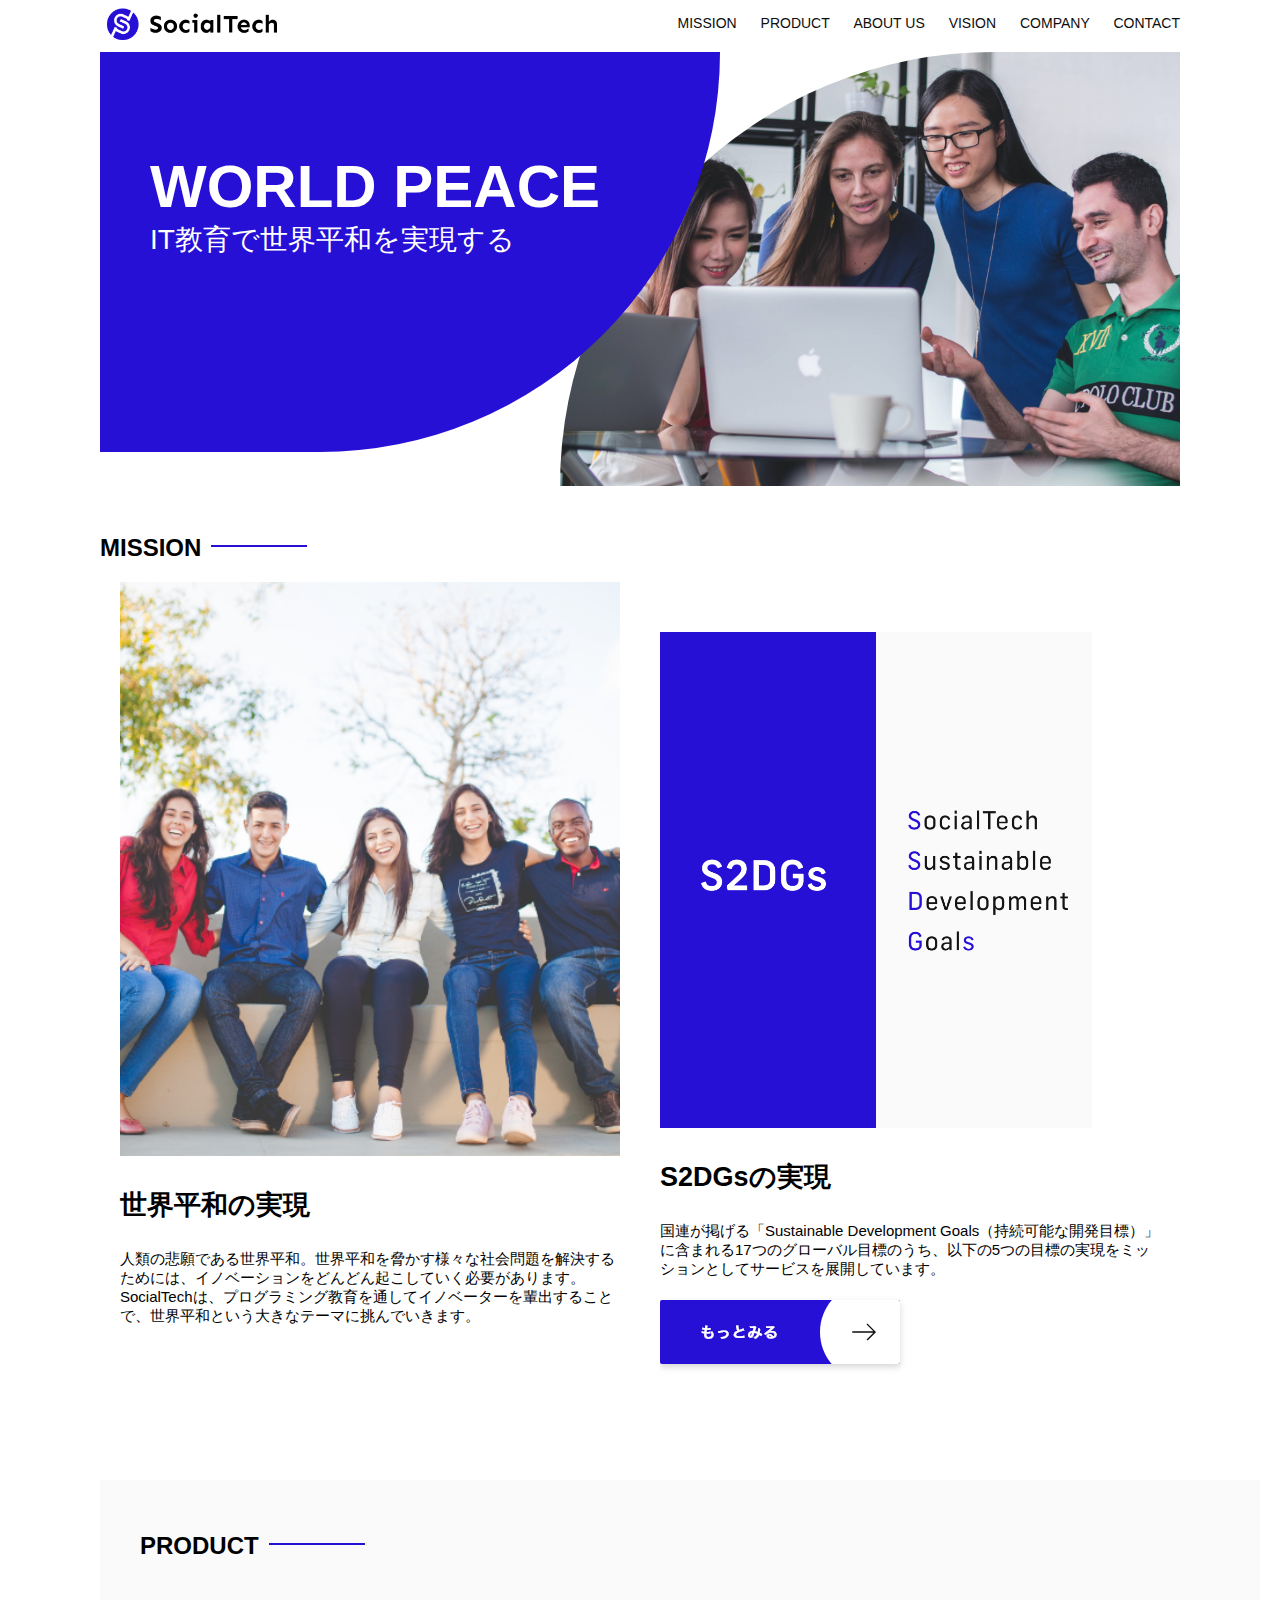
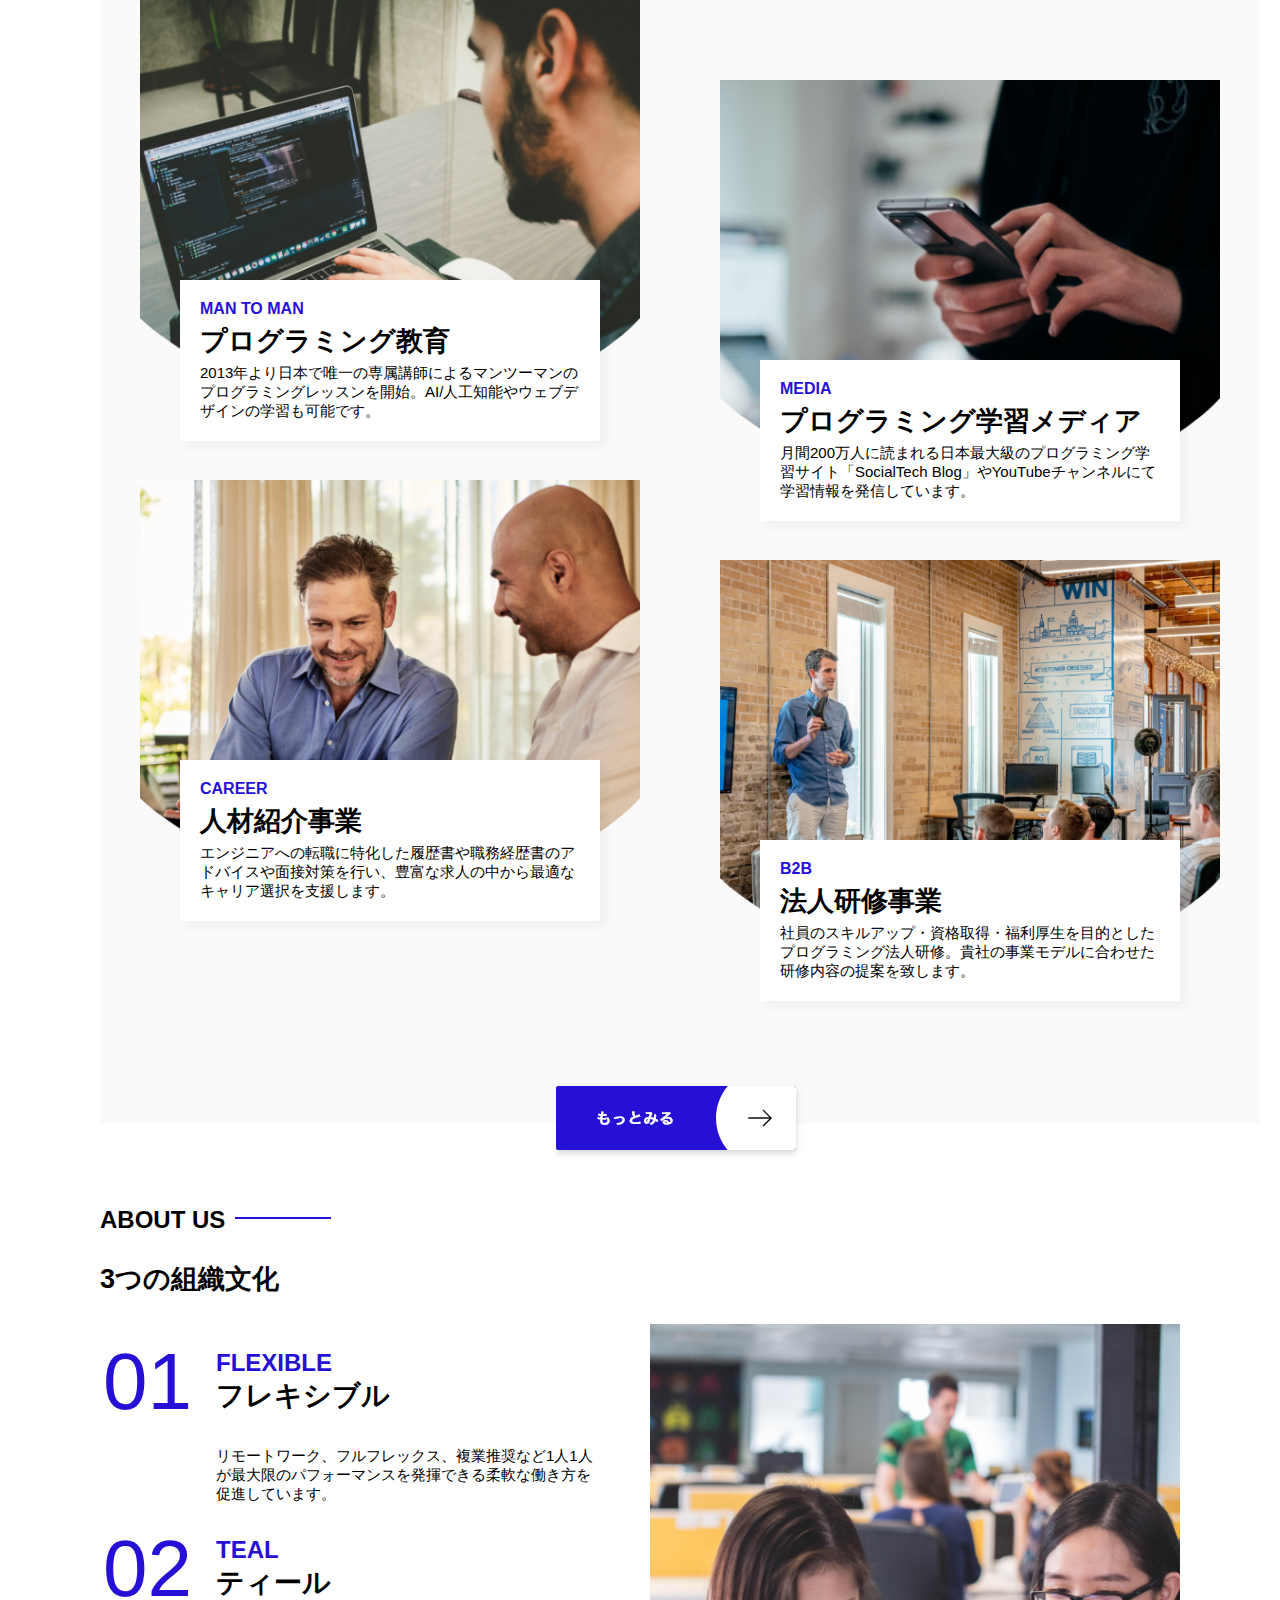
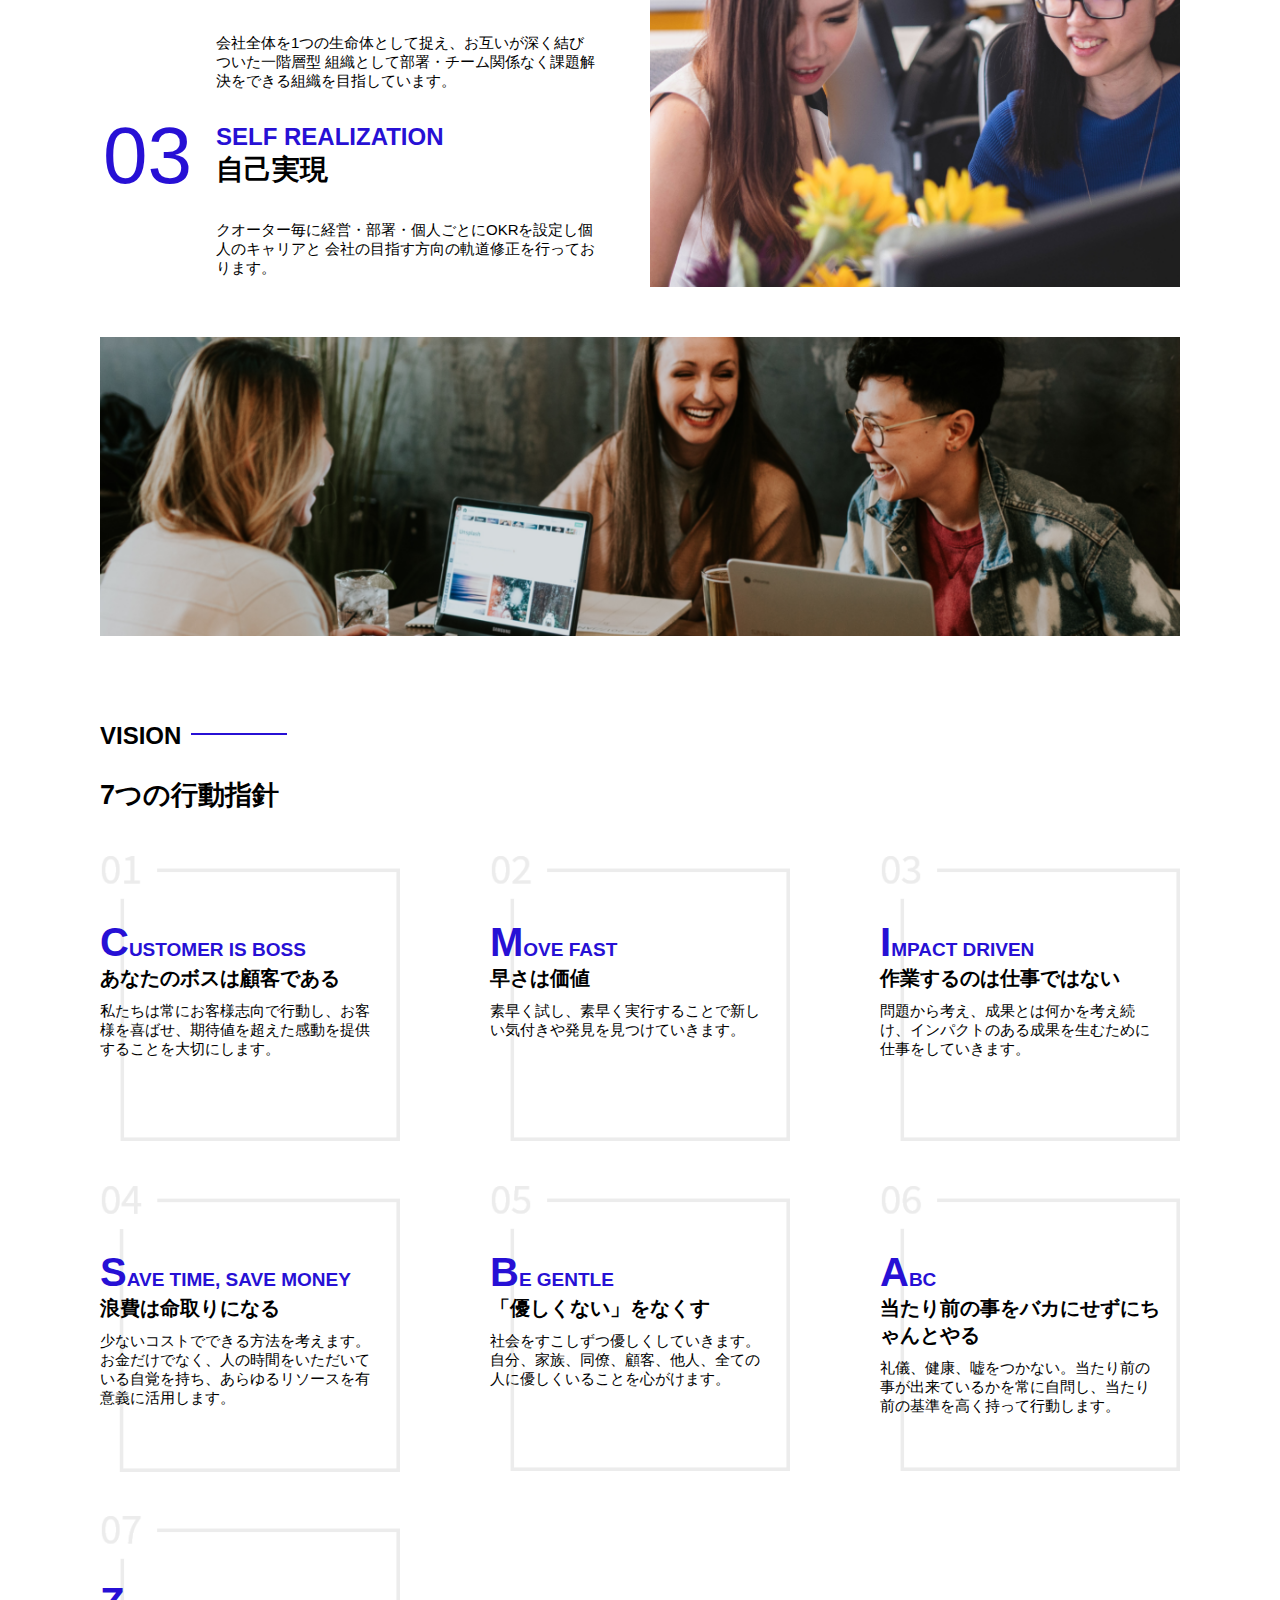
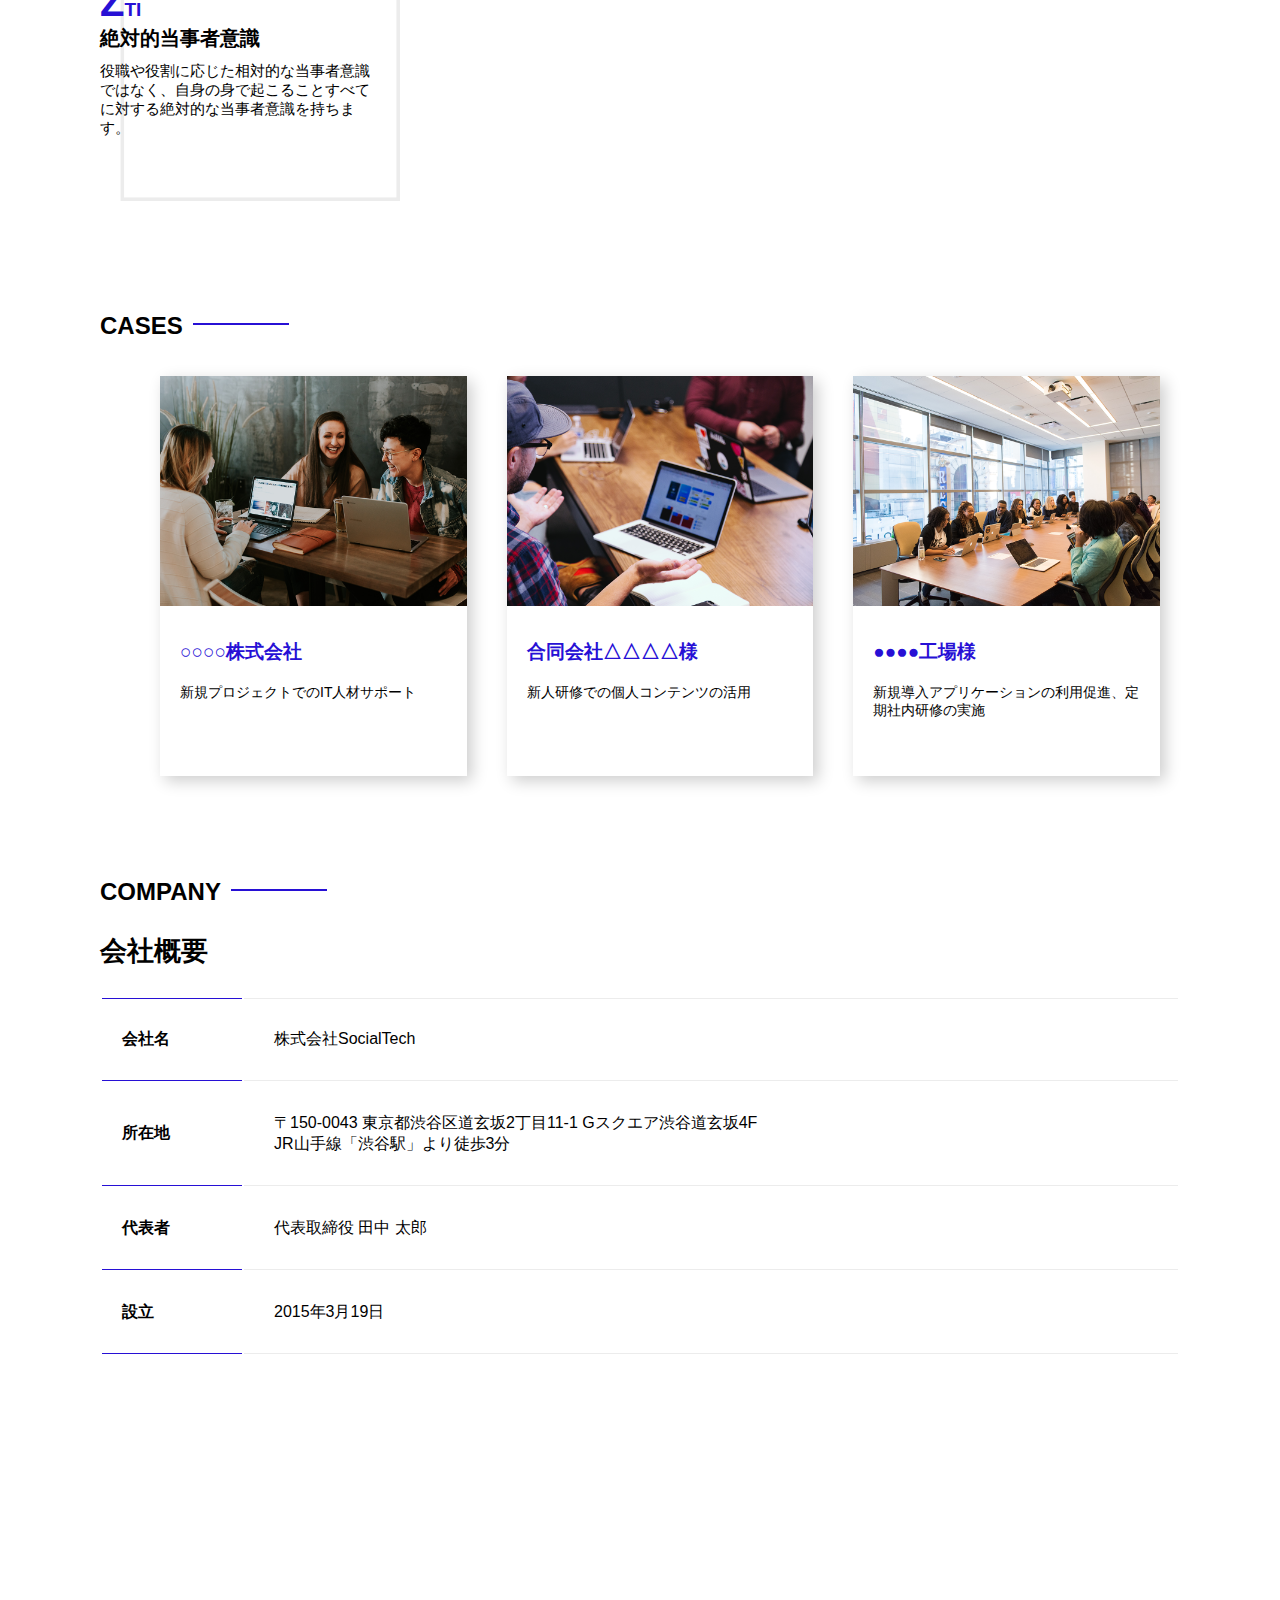
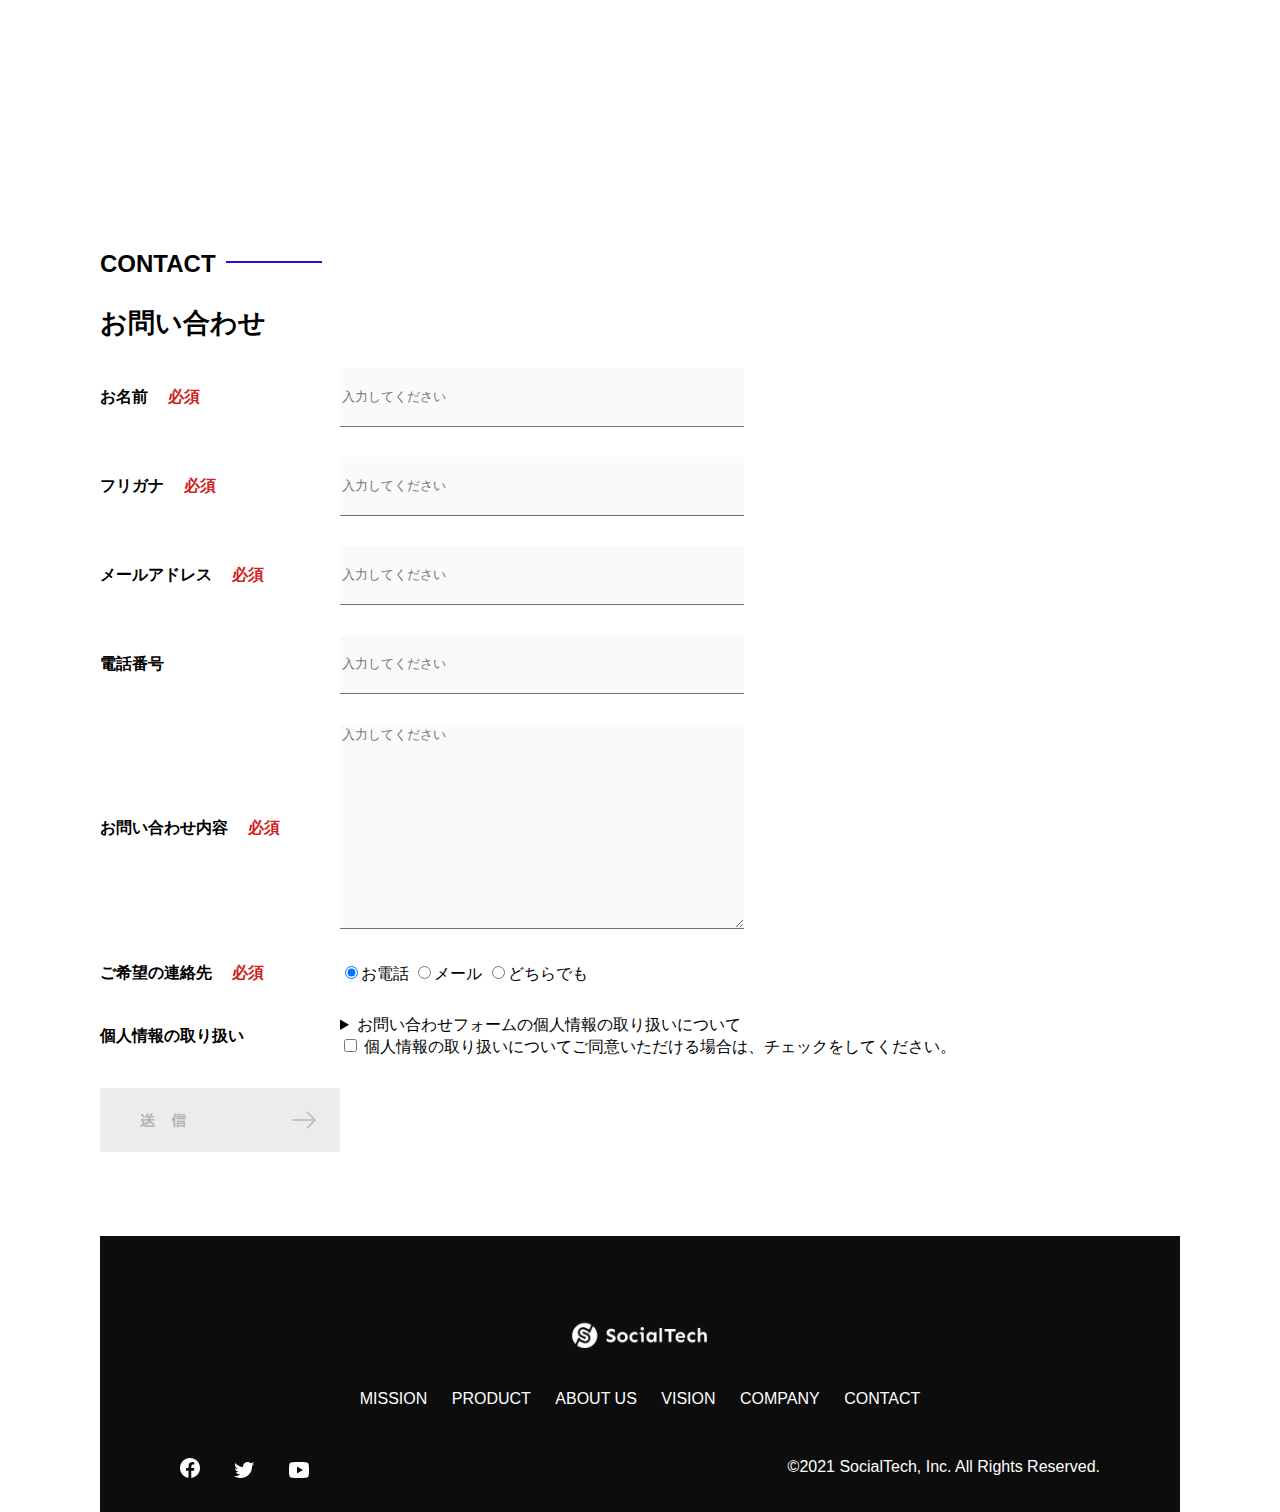
<file: kadai_012/index.html>
<!DOCTYPE html>
<html>
  <head>
    <title>SocialTech</title>
    <meta charset="UTF-8" />
    <meta
      name="description"
      content="SocialTechはEdTech業界のリーディングカンパニーを目指します。"
    />
    <meta name="viewport" content="width=device-width, initial-scale=1.0" />
    <link rel="stylesheet" href="style.css" />
  </head>
  <body>
    <!-- ヘッダー -->
    <header>
      <!-- ロゴ -->
      <a href="index.html" id="logo"
        ><img src="images/logo.png" alt="トップページに戻る"
      /></a>

      <!-- PC用ナビゲーション -->
      <nav id="nav-pc">
        <a href="mission.html">MISSION</a>
        <a href="product.html">PRODUCT</a>
        <a href="index.html#aboutus">ABOUT US</a>
        <a href="index.html#vision">VISION</a>
        <a href="index.html#company">COMPANY</a>
        <a href="index.html#contact">CONTACT</a>
      </nav>
    </header>
    <main>
      <article>
        <!-- メインビジュアル -->
        <section id="main-visual">
          <div id="main-message">
            <h1>WORLD PEACE</h1>
            <p>IT教育で世界平和を実現する</p>
          </div>
          <img
            src="images/index/index-main.png"
            alt="PCの周りに集まる多国籍の仲間たち"
          />
        </section>
        <!--ミッション-->
        <section id="mission">
          <h2 class="index-h2">MISSION</h2>
          <div id="mission-flex">
            <div>
              <img
                id="mission-photo"
                src="images/index/index-mission.png"
                alt="屋外のベンチで写真を撮影する多国籍の仲間たち"
              />
              <h3>世界平和の実現</h3>
              <p>
                人類の悲願である世界平和。世界平和を脅かす様々な社会問題を解決するためには、イノベーションをどんどん起こしていく必要があります。SocialTechは、プログラミング教育を通してイノベーターを輩出することで、世界平和という大きなテーマに挑んでいきます。
              </p>
            </div>
            <div>
              <img id="s2dgs" src="images/index/s2dgs.png" alt="S2DGs" />
              <h3>S2DGsの実現</h3>
              <p>
                国連が掲げる「Sustainable Development
                Goals（持続可能な開発目標）」に含まれる17つのグローバル目標のうち、以下の5つの目標の実現をミッションとしてサービスを展開しています。
              </p>
              <a href="mission.html">
                <img src="images/button-more.png" alt="もっとみる" />
              </a>
            </div>
          </div>
        </section>
        <!-- プロダクト -->
        <section id="product">
          <h2 class="index-h2">PRODUCT</h2>
          <div>
            <div id="product-left">
              <div>
                <img
                  class="product-photo"
                  src="images/index/index-mantoman.png"
                  alt="PCでコードを書く男性"
                />
                <div class="product-explain">
                  <span>MAN TO MAN</span>
                  <h3>プログラミング教育</h3>
                  <p>
                    2013年より日本で唯一の専属講師によるマンツーマンのプログラミングレッスンを開始。AI/人工知能やウェブデザインの学習も可能です。
                  </p>
                </div>
              </div>
              <div>
                <img
                  class="product-photo"
                  src="images/index/index-career.png"
                  alt="笑顔で話し合う2人の男性"
                />
                <div class="product-explain">
                  <span>CAREER</span>
                  <h3>人材紹介事業</h3>
                  <p>
                    エンジニアへの転職に特化した履歴書や職務経歴書のアドバイスや面接対策を行い、豊富な求人の中から最適なキャリア選択を支援します。
                  </p>
                </div>
              </div>
            </div>
            <div id="product-right">
              <div>
                <img
                  class="product-photo"
                  src="images/index/index-media.png"
                  alt="スマートフォンを操作する人"
                />
                <div class="product-explain">
                  <span>MEDIA</span>
                  <h3>プログラミング学習メディア</h3>
                  <p>
                    月間200万人に読まれる日本最大級のプログラミング学習サイト「SocialTech
                    Blog」やYouTubeチャンネルにて学習情報を発信しています。
                  </p>
                </div>
              </div>
              <div>
                <img
                  class="product-photo"
                  src="images/index/index-b2b.png"
                  alt="講演中の男性とそれを聴く人々"
                />
                <div class="product-explain">
                  <span>B2B</span>
                  <h3>法人研修事業</h3>
                  <p>
                    社員のスキルアップ・資格取得・福利厚生を目的としたプログラミング法人研修。貴社の事業モデルに合わせた研修内容の提案を致します。
                  </p>
                </div>
              </div>
            </div>
          </div>
          <div>
            <a id="product-more" href="product.html">
              <img src="images/button-more.png" alt="もっとみる" />
            </a>
          </div>
        </section>
        <!---ABOUT US-->
        <section id="aboutus">
          <h2 class="index-h2">ABOUT US</h2>
          <h3>3つの組織文化</h3>
          <div>
            <table class="culture-table">
              <tr>
                <td>
                  <span class="culture-num">01</span>
                </td>
                <td>
                  <span class="culture-en">FLEXIBLE</span>
                  <span class="culture-jp">フレキシブル</span>
                </td>
              </tr>
              <tr>
                <td>
                  <!--空のセル-->
                </td>
                <td>
                  <p class="culture-description">
                    リモートワーク、フルフレックス、複業推奨など1人1人が最大限のパフォーマンスを発揮できる柔軟な働き方を促進しています。
                  </p>
                </td>
              </tr>
              <tr>
                <td>
                  <span class="culture-num">02</span>
                </td>
                <td>
                  <span class="culture-en">TEAL</span>
                  <span class="culture-jp">ティール</span>
                </td>
              </tr>
              <tr>
                <td>
                  <!--空のセル-->
                </td>
                <td>
                  <p class="culture-description">
                    会社全体を1つの生命体として捉え、お互いが深く結びついた一階層型
                    組織として部署・チーム関係なく課題解決をできる組織を目指しています。
                  </p>
                </td>
              </tr>
              <tr>
                <td>
                  <span class="culture-num">03</span>
                </td>
                <td>
                  <span class="culture-en">SELF REALIZATION</span>
                  <span class="culture-jp">自己実現</span>
                </td>
              </tr>
              <tr>
                <td>
                  <!--空のセル-->
                </td>
                <td>
                  <p class="culture-description">
                    クオーター毎に経営・部署・個人ごとにOKRを設定し個人のキャリアと
                    会社の目指す方向の軌道修正を行っております。
                  </p>
                </td>
              </tr>
            </table>
            <img
              class="culture-img"
              src="images/index/index-aboutus1.png"
              alt="笑顔で話し合う2人の女性"
            />
          </div>
          <img
            class="culture-img2"
            src="images/index/index-aboutus2.png"
            alt="笑顔で話し合う3人の男女"
          />
        </section>
        <!-- VISION -->
        <section id="vision">
          <h2 class="index-h2">VISION</h2>
          <h3>7つの行動指針</h3>
          <div>
            <div class="vision-box">
              <img src="images/index/vision-01.png" alt="01" />
              <span>
                <h4>CUSTOMER IS BOSS</h4>
                <h5>あなたのボスは顧客である</h5>
                <p>
                  私たちは常にお客様志向で行動し、お客様を喜ばせ、期待値を超えた感動を提供することを大切にします。
                </p>
              </span>
            </div>
            <div class="vision-box">
              <img src="images/index/vision-02.png" alt="02" />
              <span>
                <h4>MOVE FAST</h4>
                <h5>早さは価値</h5>
                <p>
                  素早く試し、素早く実行することで新しい気付きや発見を見つけていきます。
                </p>
              </span>
            </div>
            <div class="vision-box">
              <img src="images/index/vision-03.png" alt="03" />
              <span>
                <h4>IMPACT DRIVEN</h4>
                <h5>作業するのは仕事ではない</h5>
                <p>
                  問題から考え、成果とは何かを考え続け、インパクトのある成果を生むために仕事をしていきます。
                </p>
              </span>
            </div>
            <div class="vision-box">
              <img src="images/index/vision-04.png" alt="04" />
              <span>
                <h4>SAVE TIME, SAVE MONEY</h4>
                <h5>浪費は命取りになる</h5>
                <p>
                  少ないコストでできる方法を考えます。お金だけでなく、人の時間をいただいている自覚を持ち、あらゆるリソースを有意義に活用します。
                </p>
              </span>
            </div>
            <div class="vision-box">
              <img src="images/index/vision-05.png" alt="05" />
              <span>
                <h4>BE GENTLE</h4>
                <h5>「優しくない」をなくす</h5>
                <p>
                  社会をすこしずつ優しくしていきます。自分、家族、同僚、顧客、他人、全ての人に優しくいることを心がけます。
                </p>
              </span>
            </div>
            <div class="vision-box">
              <img src="images/index/vision-06.png" alt="06" />
              <span>
                <h4>ABC</h4>
                <h5>当たり前の事をバカにせずにちゃんとやる</h5>
                <p>
                  礼儀、健康、嘘をつかない。当たり前の事が出来ているかを常に自問し、当たり前の基準を高く持って行動します。
                </p>
              </span>
            </div>
            <div class="vision-box">
              <img src="images/index/vision-07.png" alt="07" />
              <span>
                <h4>ZTI</h4>
                <h5>絶対的当事者意識</h5>
                <p>
                  役職や役割に応じた相対的な当事者意識ではなく、自身の身で起こることすべてに対する絶対的な当事者意識を持ちます。
                </p>
              </span>
            </div>
          </div>
        </section>
        <!-- CASES -->
        <section id="cases">
          <h2 class="index-h2">CASES</h2>
            <ul>
              <li class="case-card">
                <img class="case-img" src="images/index/case-1.png" alt="仲良く語り合う３人">
                <div class="case-info">
                  <h3 class="case-name">○○○○株式会社</h3>
                  <p class="case-content">新規プロジェクトでのIT人材サポート</p>
                </div>
              </li>
              <li class="case-card">
                <img class="case-img" src="images/index/case-2.png" alt="PCでコンテンツを見る">
                <div class="case-info">
                  <h3 class="case-name">合同会社△△△△様</h3>
                  <p class="case-content">新人研修での個人コンテンツの活用</p>
                </div>
              </li>
              <li class="case-card">
                <img class="case-img" src="images/index/case-3.png" alt="社会研修中の会議室">
                <div class="case-info">
                  <h3 class="case-name">●●●●工場様</h3>
                  <p class="case-content">新規導入アプリケーションの利用促進、定期社内研修の実施</p>
                </div>
              </li>
            </ul>
        </section>
        <!-- COMPANY -->
        <section id="company">
          <h2 class="index-h2">COMPANY</h2>
          <h3>会社概要</h3>
          <table id="company-table">
            <tr>
              <th class="tableheader-first">会社名</th>
              <td class="cell-first">株式会社SocialTech</td>
            </tr>
            <tr>
              <th class="tableheader">所在地</th>
              <td class="cell">
                〒150-0043 東京都渋谷区道玄坂2丁目11-1 Gスクエア渋谷道玄坂4F<br />JR山手線「渋谷駅」より徒歩3分
              </td>
            </tr>
            <tr>
              <th class="tableheader">代表者</th>
              <td class="cell">代表取締役 田中 太郎</td>
            </tr>
            <tr>
              <th class="tableheader">設立</th>
              <td class="cell">2015年3月19日</td>
            </tr>
          </table>
          <iframe
            src="https://www.google.com/maps/embed?pb=!1m18!1m12!1m3!1d3241.7759544892483!2d139.69399665123464!3d35.65789123876098!2m3!1f0!2f0!3f0!3m2!1i1024!2i768!4f13.1!3m3!1m2!1s0x60188caa0042e8d1%3A0xba130bea826a7aa2!2z44CSMTUwLTAwNDMg5p2x5Lqs6YO95riL6LC35Yy66YGT546E5Z2C77yS5LiB55uu77yR77yR4oiS77yR!5e0!3m2!1sja!2sjp!4v1636872991912!5m2!1sja!2sjp"
            style="border: 0"
            allowfullscreen=""
            loading="lazy"
          >
          </iframe>
        </section>
        <!-- お問い合わせフォーム -->
        <section id="contact">
          <h2 class="index-h2">CONTACT</h2>
          <h3>お問い合わせ</h3>
          <form>
            <div>
              <div class="contact-heading">
                <label class="contact-label"
                  >お名前<span class="contact-span">必須</span></label
                >
              </div>
              <div class="contact-form">
                <input
                  type="text"
                  name="name"
                  placeholder="入力してください"
                  class="contact-textbox"
                />
              </div>
            </div>
            <div>
              <div class="contact-heading">
                <label class="contact-label"
                  >フリガナ<span class="contact-span">必須</span></label
                >
              </div>
              <div>
                <input
                  type="text"
                  name="hurigana"
                  placeholder="入力してください"
                  class="contact-textbox"
                />
              </div>
            </div>
            <div>
              <div class="contact-heading">
                <label class="contact-label"
                  >メールアドレス<span class="contact-span">必須</span></label
                >
              </div>
              <div>
                <input
                  type="text"
                  name="email"
                  placeholder="入力してください"
                  class="contact-textbox"
                />
              </div>
            </div>
            <div>
              <div class="contact-heading">
                <label class="contact-label">電話番号</label>
              </div>
              <div>
                <input
                  type="text"
                  name="tel"
                  placeholder="入力してください"
                  class="contact-textbox"
                />
              </div>
            </div>
            <div>
              <div class="contact-heading">
                <label class="contact-label"
                  >お問い合わせ内容<span class="contact-span">必須</span></label
                >
              </div>
              <div>
                <textarea
                  class="contact-textarea"
                  placeholder="入力してください"
                  name="message"
                ></textarea>
              </div>
            </div>
            <div>
              <div class="contact-heading">
                <label class="contact-label"
                  >ご希望の連絡先<span class="contact-span">必須</span></label
                >
              </div>
              <div>
                <input
                  class="radiobutton"
                  type="radio"
                  value="tel"
                  name="contact"
                  checked
                /><label>お電話</label>
                <input
                  class="radiobutton"
                  type="radio"
                  value="mail"
                  name="contact"
                /><label>メール</label>
                <input
                  class="radiobutton"
                  type="radio"
                  value="both"
                  name="contact"
                /><label>どちらでも</label>
              </div>
            </div>
            <div>
              <div class="contact-heading">
                <label class="contact-label">個人情報の取り扱い</label>
              </div>
              <div>
                <details>
                  <summary>
                    お問い合わせフォームの個人情報の取り扱いについて
                  </summary>
                  <div>
                    <span>１．組織の名称又は氏名</span><br />
                    株式会社SocialTech<br /><br />
                    <span
                      >２．個人情報保護管理者（若しくはその代理人）の氏名又は職名、所属及び連絡先
                      鈴木 一郎 コーポレート部</span
                    ><br />
                    メールアドレス：support@socialtech.net<br />
                    TEL：03-xxxx-xxxx<br />
                    <span>３．個人情報の利用目的</span><br />
                    ・本サービス及び本サービスに関連する情報の提供又はそれらに関する連絡のため<br />
                    ・ユーザーの本人確認のため<br />
                    ・当社サービスのご案内のため<br />
                    ・当社の商品等の広告または宣伝（電子メールによるものを含むものとします。）<br /><br />
                    <span>４．個人情報の取り扱い業務の委託</span><br />
                    個人情報の取扱業務の全部または一部を外部に業務委託する場合があります。<br />
                    その際、弊社は、個人情報を適切に保護できる管理体制を敷き実行していることを条件として<br />
                    委託先を厳選したうえで、機密保持契約を委託先と締結し、お客様の個人情報を厳密に管理させます。<br /><br />
                    <span>５．個人情報の開示等の請求</span><br />
                    お客様は、弊社に対してご自身の個人情報の開示等（利用目的の通知、開示、内容の訂正・追加・削除、利用の停止または消去、第三者への提供の停止）に関して、当社問合わせ窓口に申し出ることができます。<br />
                    その際、弊社はお客様ご本人を確認させていただいたうえで、合理的な期間内に対応いたします。<br /><br />
                    なお、個人情報に関する弊社問合わせ先は、次の通りです。<br /><br />
                    株式会社SocialTech　個人情報問合せ窓口<br />
                    〒150-0043　東京都渋谷区道玄坂2丁目11-1 Ｇスクエア渋谷道玄坂
                    4F<br />
                    メールアドレス：support@socialtech.net　TEL：03-xxxx-xxxx<br /><br />
                    <span>６．個人情報を提供されることの任意性について</span
                    ><br /><br />
                    お客様がご自身の個人情報を弊社に提供されるか否かは、お客様のご判断によりますが、もしご提供されない場合には、適切なサービスが提供できない場合がありますので予めご了承ください。
                  </div>
                </details>
                <input type="checkbox" name="agree" />
                <span
                  >個人情報の取り扱いについてご同意いただける場合は、チェックをしてください。</span
                >
              </div>
            </div>
            <input
              type="image"
              value="Submit"
              src="images/button-submit.png"
              alt="送信する"
            />
          </form>
        </section>
      </article>
      <footer>
        <div id="footer-logo">
          <img src="images/logo-sp.png" alt="SocialTech" />
        </div>
        <div id="footer-link">
          <a href="mission.html">MISSION</a>
          <a href="product.html">PRODUCT</a>
          <a href="index.html#aboutus">ABOUT US</a>
          <a href="index.html#vision">VISION</a>
          <a href="index.html#company">COMPANY</a>
          <a href="index.html#contact">CONTACT</a>
        </div>
        <div id="sns-footer">
          <a href="https://www.facebook.com/sejuku2013"
            ><img src="images/button-facebook.png" alt="Facebookのリンク"
          /></a>
          <a href="https://twitter.com/samuraijuku"
            ><img src="images/button-twitter.png" alt="Twitterのリンク"
          /></a>
          <a href="https://www.youtube.com/channel/UCCFOQO5aDK0xXam4cUQXT8g"
            ><img src="images/button-youtube.png" alt="YouTubeのリンク"
          /></a>
          <span id="copyright"
            >&copy;2021 SocialTech, Inc. All Rights Reserved.
          </span>
        </div>
      </footer>
    </main>
  </body>
</html>
</file>
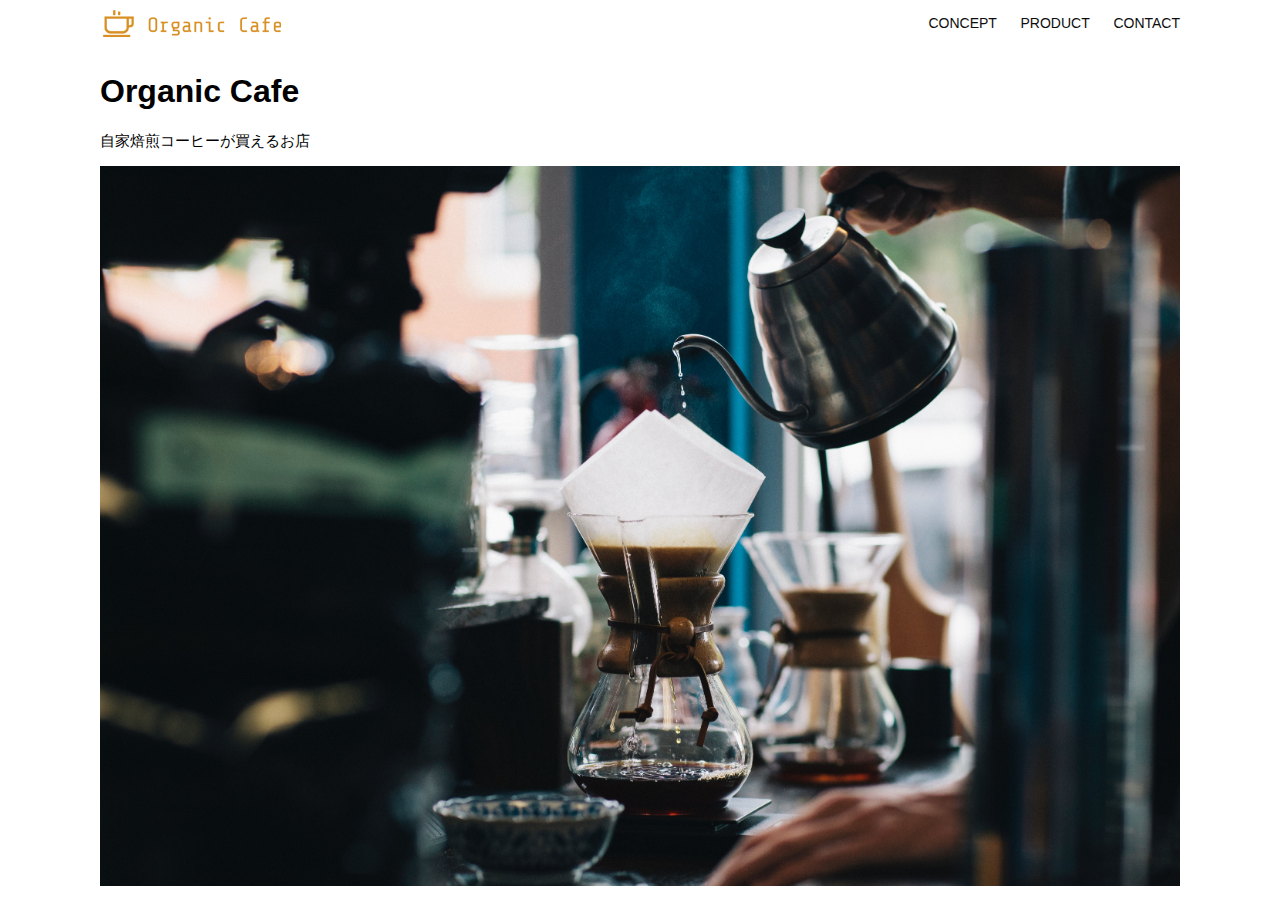
<file: kadai_013/index.html>
<!DOCTYPE html>
<html>
  <head>
    <title>Organic Cafe</title>
    <meta charset="UTF-8" />
    <meta
      name="description"
      content="自家焙煎のコーヒーがお家で楽しめるOrganic Cafe"
    />
    <meta name="viewport" content="width=device-width, initial-scale=1.0" />
    <link rel="stylesheet" href="style.css" />
  </head>
  <body>
    <!-- ヘッダー -->
    <header>
      <!-- ロゴ -->
      <a href="index.html" id="logo"
        ><img src="images/logo.png" alt="トップページに戻る"
      /></a>

      <!-- PC用ナビゲーション -->
      <nav id="nav-pc">
        <a href="index.html#concept">CONCEPT</a>
        <a href="index.html#product">PRODUCT</a>
        <a href="index.html#contact">CONTACT</a>
      </nav>
      <img id="menu-sp" src="images/button-menu.png" alt="ナビゲーションを開く" onclick="document.getElementById('nav-sp').style.display = 'block'">
      <!-- SP用ナビゲーション -->
      <nav id="nav-sp">
        <img id="close" src="images/button-close.png" alt="ナビゲーションを閉じる" onclick="document.getElementById('nav-sp').style.display = 'none'">
        <a id="logo-sp" href="index.html" onclick="document.getElementById('nav-sp').style.display = 'none'"><img src="images/logo-sp.png" alt="トップページに戻る"></a>
        <a class="menu" href="index.html#concept" onclick="document.getElementById('nav-sp').style.display = 'none'">CONCEPT</a>
        <a class="menu" href="index.html#product" onclick="document.getElementById('nav-sp').style.display = 'none'">PRODUCT</a>
        <a class="menu" href="index.html#contact" onclick="document.getElementById('nav-sp').style.display = 'none'">CONTUCT</a>
      </nav>
    </header>
    <main>
      <article>
        <!-- メインビジュアル -->
        <section id="main-visual">
          <div id="main-message">
            <h1>Organic Cafe</h1>
            <p>自家焙煎コーヒーが買えるお店</p>
          </div>
          <img
            src="images/main-image.jpg"
            alt="コーヒーをハンドドリップで淹れる画像"
          />
        </section>
      </article>
    </main>
  </body>
</html>
</file>
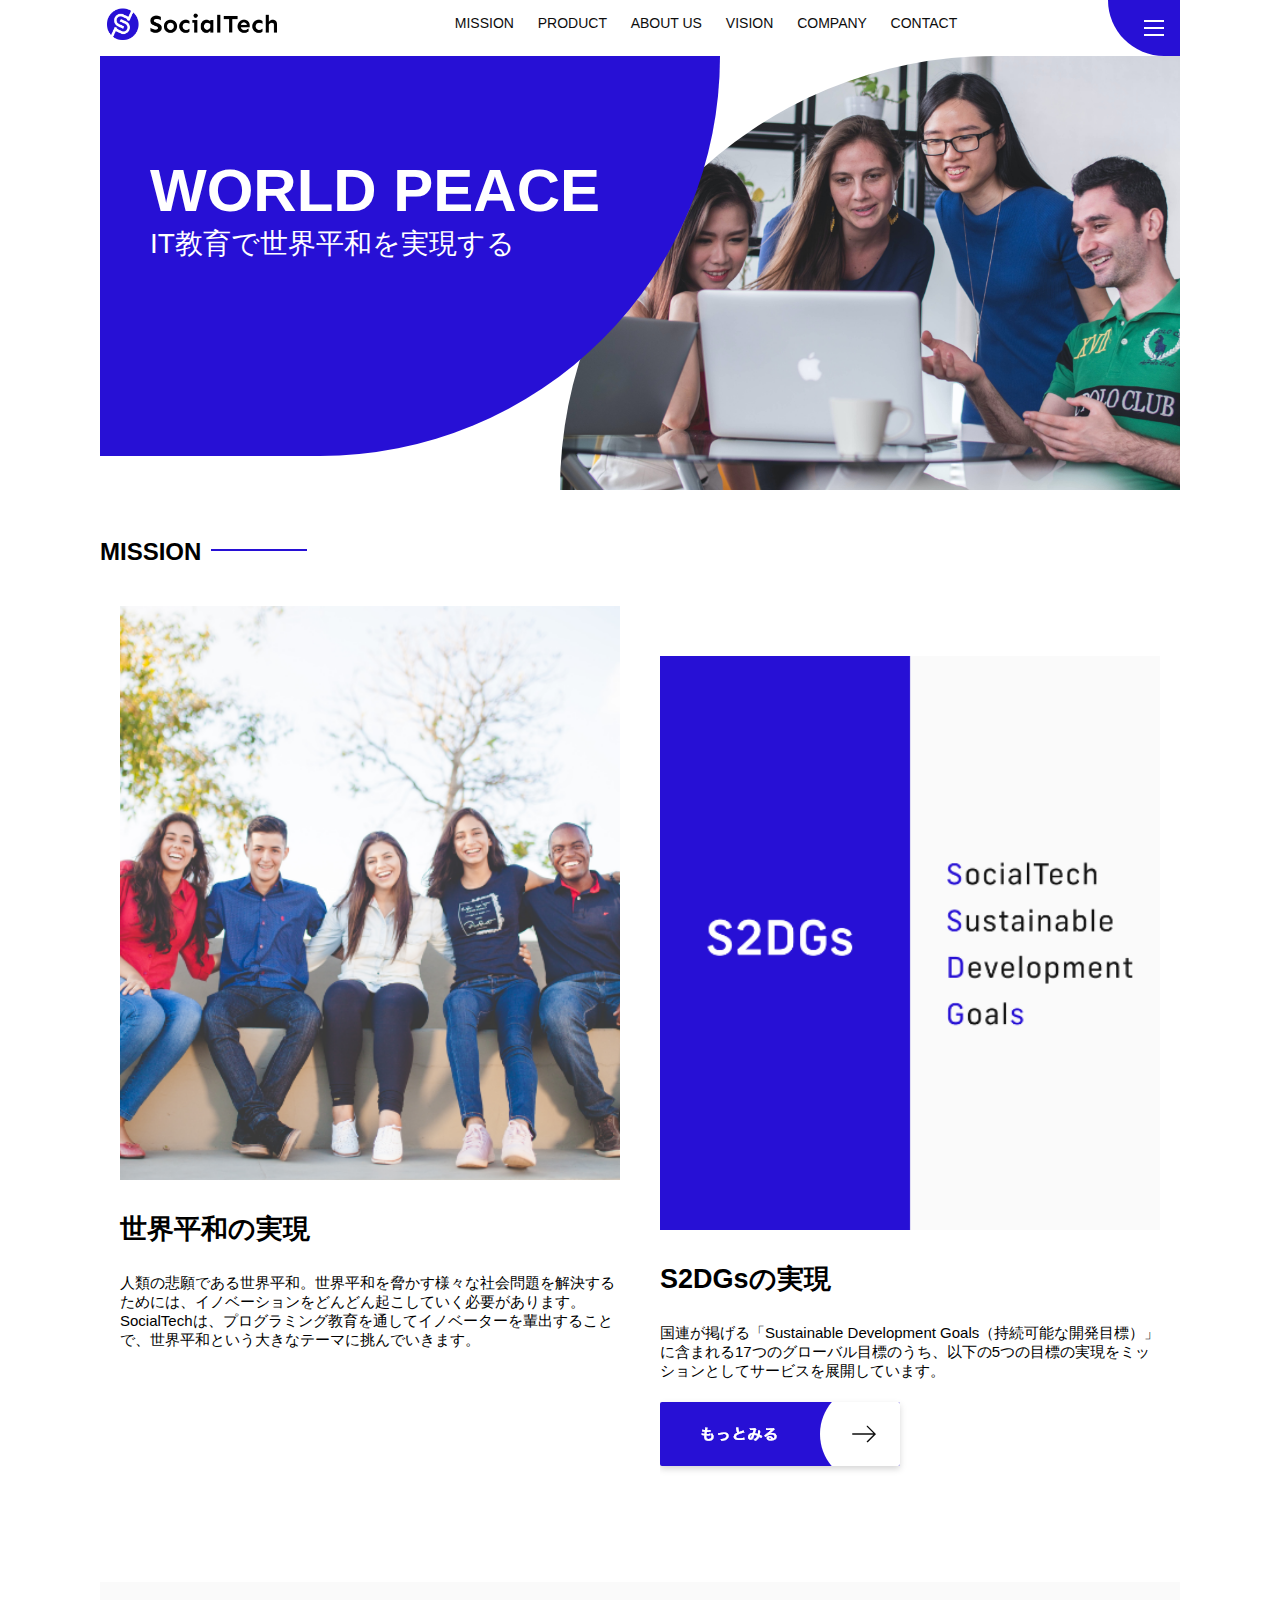
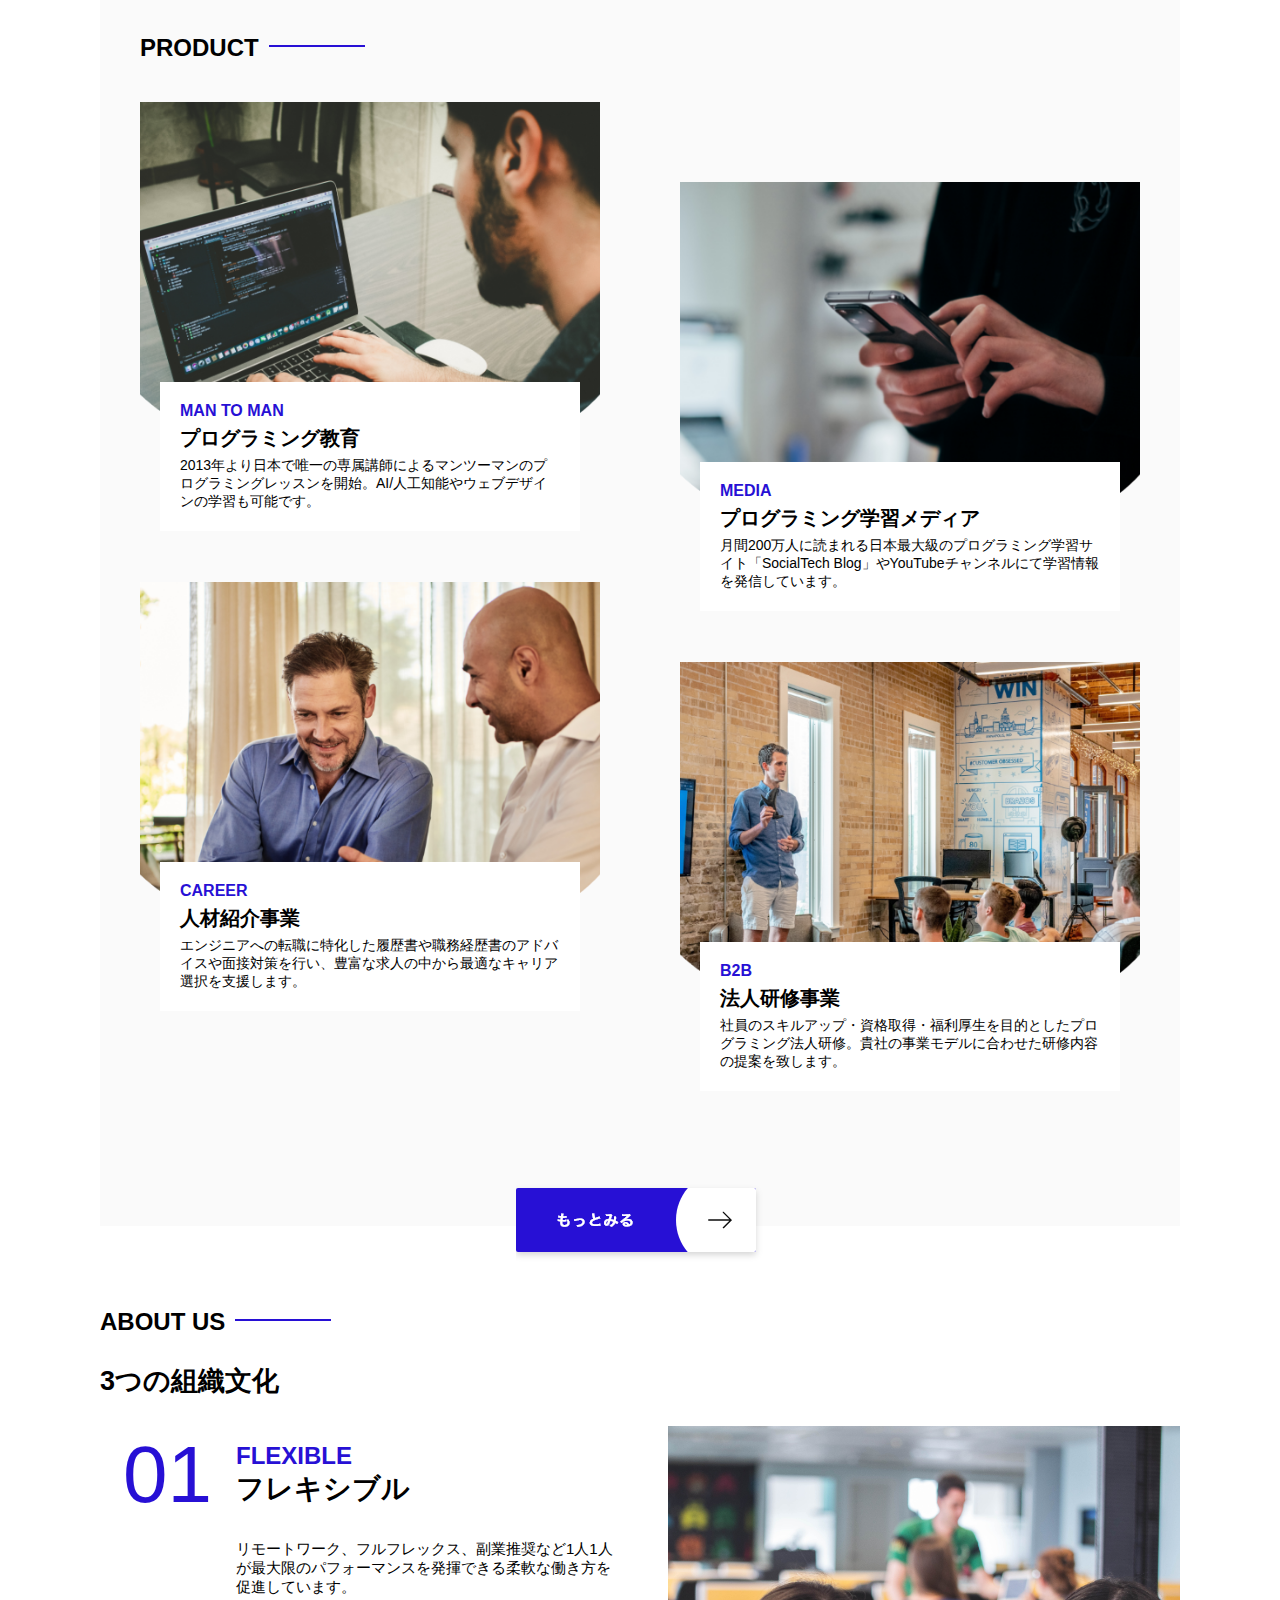
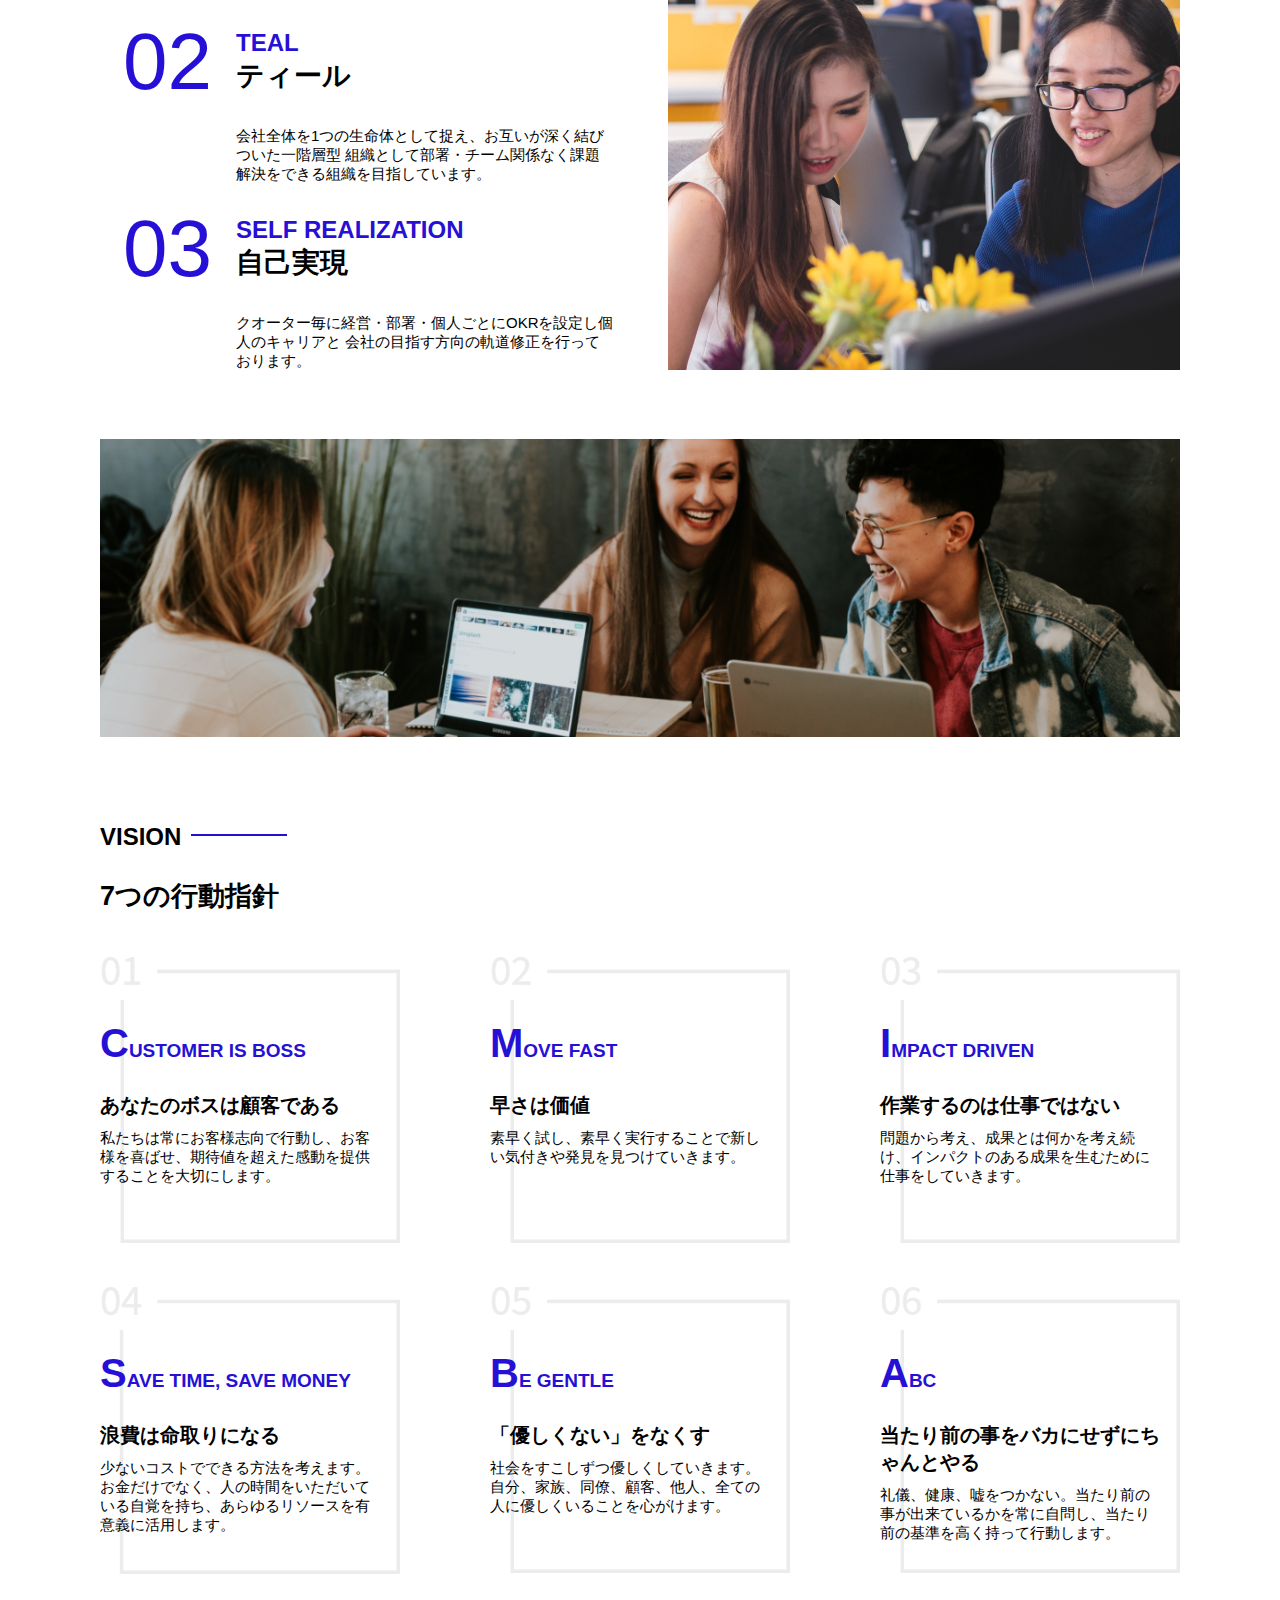
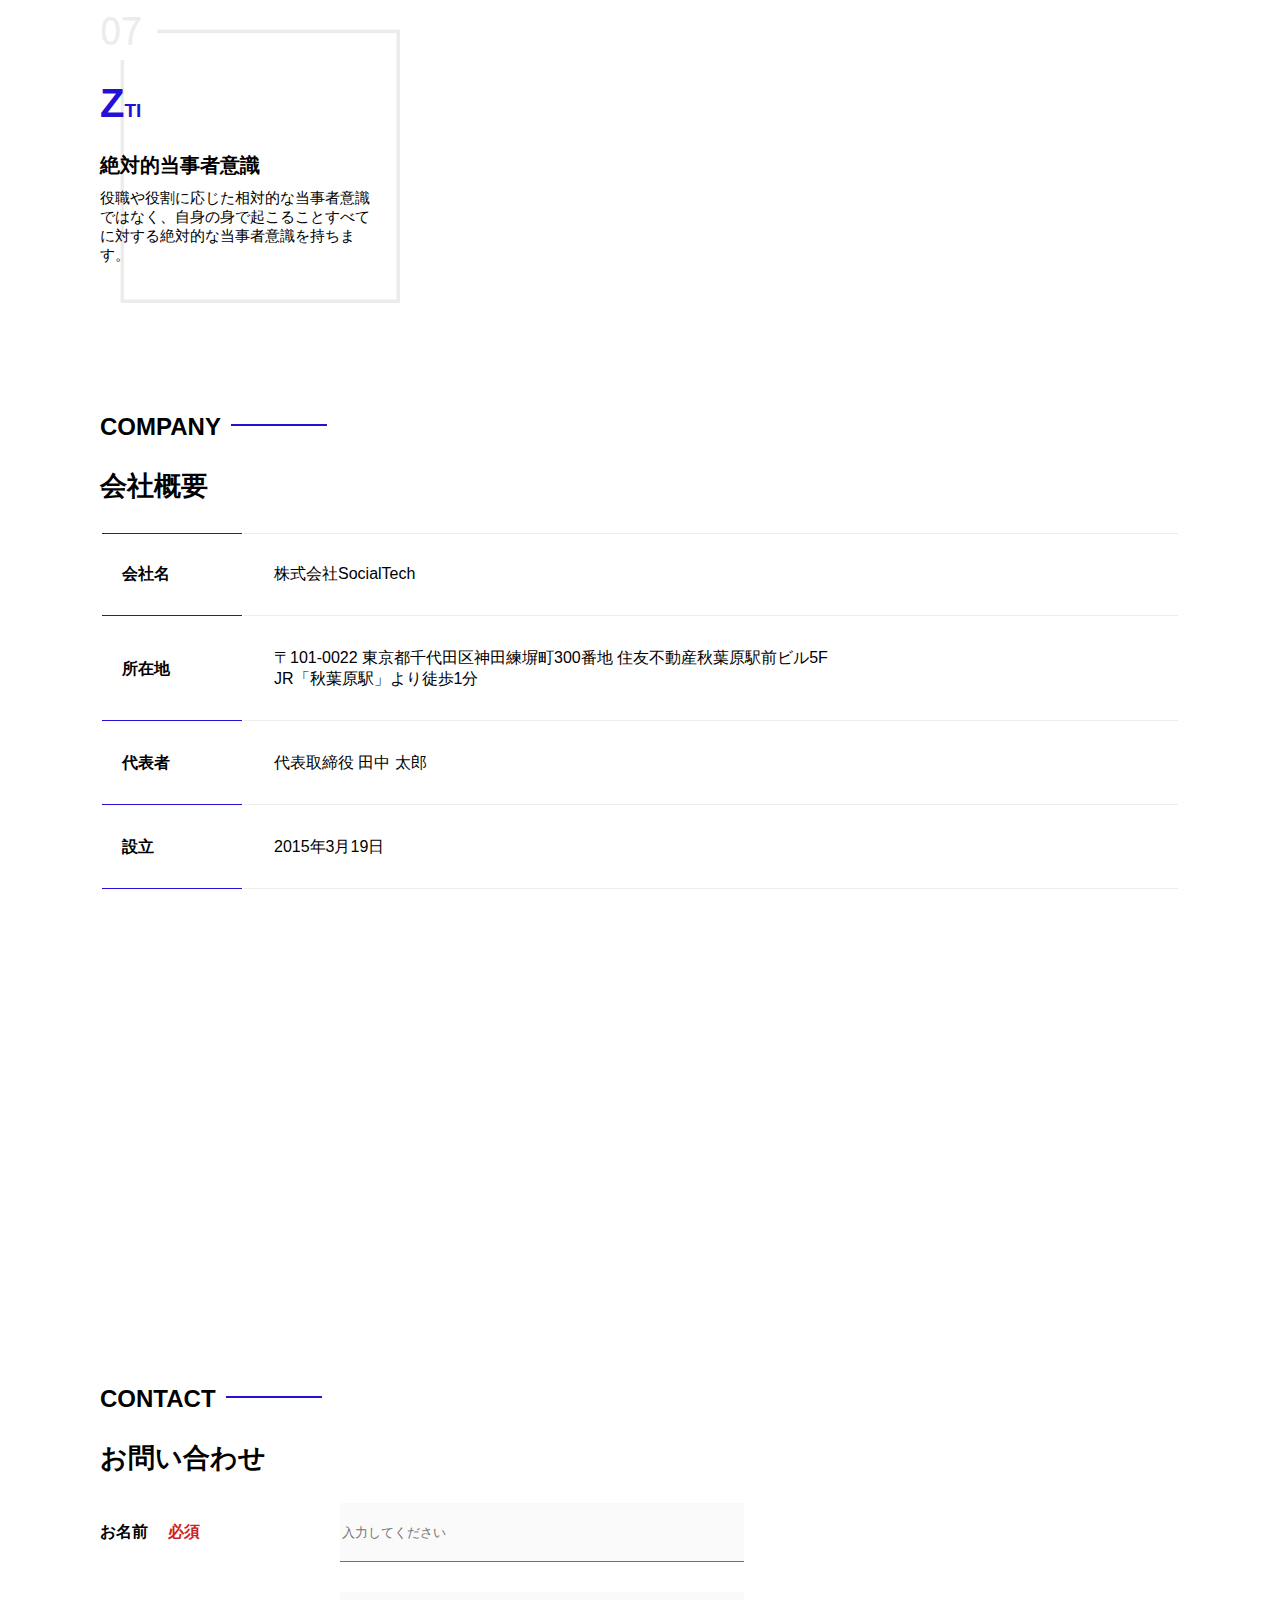
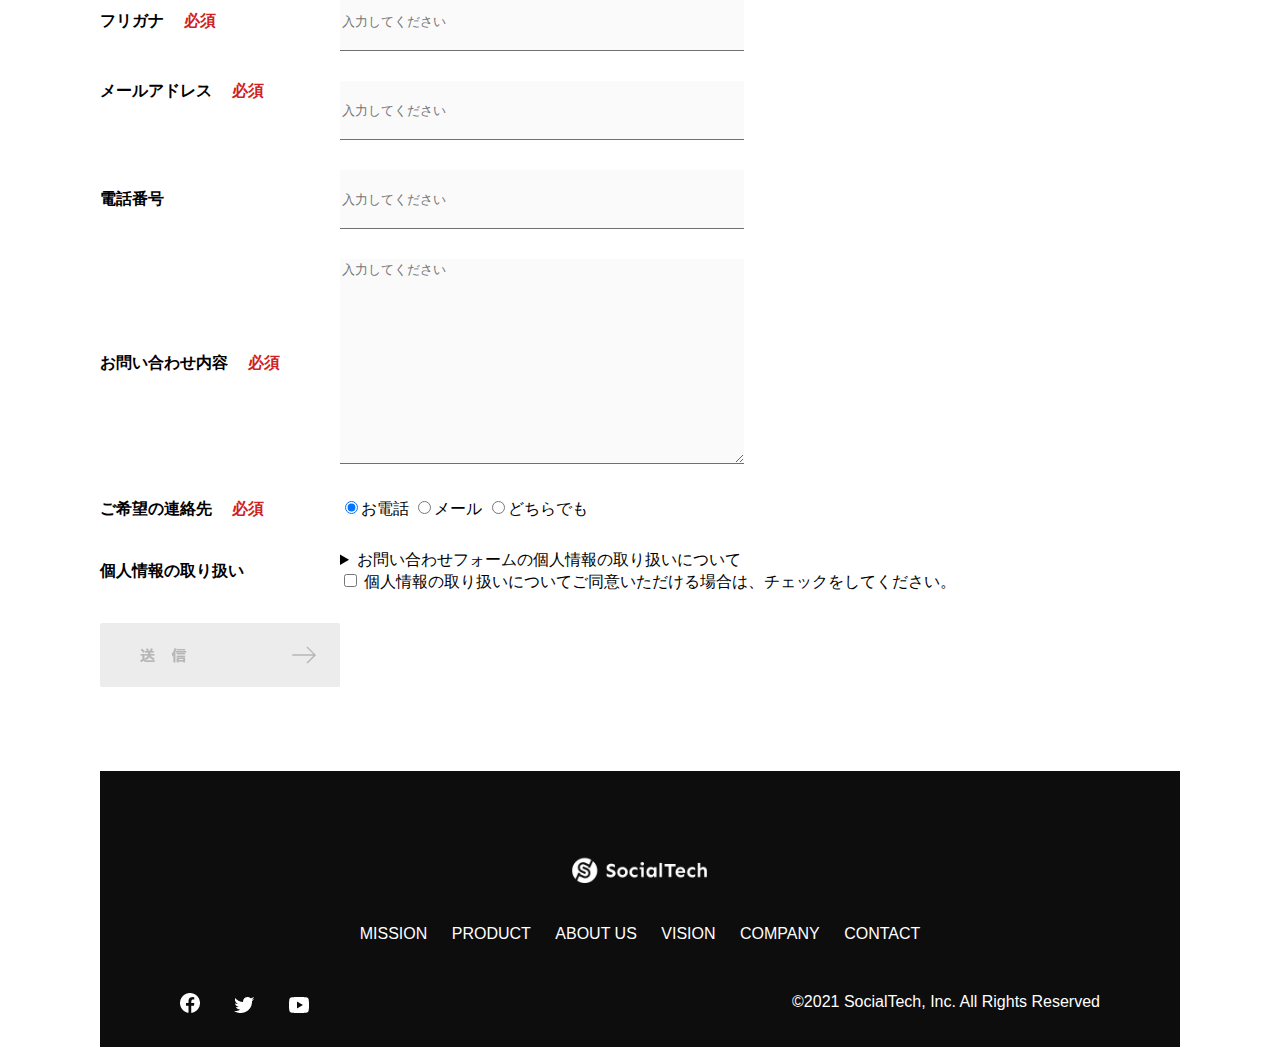
<file: kadai_tutorial_output/index.html>
<!DOCTYPE html>
<html>
  <head>
    <title>SocialTech</title>
    <meta charset="UTF-8">
    <meta name="description" content="SocialTechはEdTech業界のリーディングカンパニーを目指します。">
    <meta name="viewport" content="width=device-width, initial-scale=1.0">
    <link rel="stylesheet" href="style.css">
  </head>
  <body>
    <!--ヘッダー-->
    <header>
      <!--ロゴ-->
      <a href="index.html" id="logo"><img src="images/logo.png" alt="トップページに戻る"></a>

     <!--PC用ナビゲーション-->
     <nav id="nav-pc">
       <a href="mission.html">MISSION</a>
       <a href="product.html">PRODUCT</a>
       <a href="index.html#aboutus">ABOUT US</a>
       <a href="index.html#vision">VISION</a>
       <a href="index.html#company">COMPANY</a>
       <a href="index.html#contact">CONTACT</a>
     </nav>
     <!--スマホ用メニューボタン-->
     <img id="menu-sp" src="images/button-menu.png" alt="ナビゲーションを開く" onclick="document.getElementById('nav-sp').style.display = 'block'">

      <!-- スマホ用ナビゲーション -->
     <nav id="nav-sp">
      <img id="close" src="images/button-close.png" alt="ナビゲーションを閉じる" onclick="document.getElementById('nav-sp').style.display = 'none'">
      <a id="logo-sp" href="index.html" onclick="document.getElementById('nav-sp').style.display = 'none'"><img
          src="images/logo-sp.png" alt="トップページに戻る"></a>
      <a class="menu" href="mission.html" onclick="document.getElementById('nav-sp').style.display = 'none'">MISSION</a>
      <a class="menu" href="product.html" onclick="document.getElementById('nav-sp').style.display = 'none'">PRODUCT</a>
      <a class="menu" href="index.html#aboutus" onclick="document.getElementById('nav-sp').style.display = 'none'">ABOUT
        US</a>
      <a class="menu" href="index.html#vision"
        onclick="document.getElementById('nav-sp').style.display = 'none'">VISION</a>
      <a class="menu" href="index.html#company"
        onclick="document.getElementById('nav-sp').style.display = 'none'">COMPANY</a>
      <a class="menu" href="index.html#contact"
        onclick="document.getElementById('nav-sp').style.display = 'none'">CONTACT</a>
      <div id="sns">
        <a href="https://www.facebook.com/sejuku2013"><img src="images/button-facebook.png" alt="Facebookのリンク"></a>
        <a href="https://twitter.com/samuraijuku"><img src="images/button-twitter.png" alt="Twitterのリンク"></a>
        <a href="https://www.youtube.com/channel/UCCFOQO5aDK0xXam4cUQXT8g"><img src="images/button-youtube.png" alt="YouTubeのリンク"></a>
      </div>
      </nav>
    </header>
    <main>
      <article>

        <!--メインビジュアル-->
        <section id="main-visual">
          <div id="main-message">
            <h1>WORLD PEACE</h1>
            <p>IT教育で世界平和を実現する</p>
          </div>
          <img src="images/index/index-main.png" alt="PCの周りに集まる多国籍の仲間たち">
        </section>

         <!--ミッション-->
        <section id="mission">
          <h2 class="index-h2">MISSION</h2>
          <div id="mission-flex">
            <div>
              <img id=mission-photo src="images/index/index-mission.png" alt="屋外のベンチで写真を撮影する多国籍の仲間たち">
              <h3>世界平和の実現</h3>
             <p>
               人類の悲願である世界平和。世界平和を脅かす様々な社会問題を解決するためには、イノベーションをどんどん起こしていく必要があります。SocialTechは、プログラミング教育を通してイノベーターを輩出することで、世界平和という大きなテーマに挑んでいきます。
             </p>
            </div>
            <div>
              <img id="s2dgs" src="images/index/s2dgs.png" alt="S2DGs">
              <h3>S2DGsの実現</h3>
              <p>国連が掲げる「Sustainable Development Goals（持続可能な開発目標）」に含まれる17つのグローバル目標のうち、以下の5つの目標の実現をミッションとしてサービスを展開しています。</p>
              <a href="mission.html">
                <img src="images/button-more.png" alt="もっとみる">
              </a>
            </div>
          </div>
        </section>

        <!--プロダクト-->
        <section id="product">
          <h2 class="index-h2">PRODUCT</h2>
          <div>
            <div id="product-left">
              <div>
                <img class="product-photo" src="images/index/index-mantoman.png" alt="PCでコードを書く男性">
                <div class="product-explain">
                  <span>MAN TO MAN</span>
                  <h3>プログラミング教育</h3>
                  <p>2013年より日本で唯一の専属講師によるマンツーマンのプログラミングレッスンを開始。AI/人工知能やウェブデザインの学習も可能です。</p>
                </div>
              </div>
              <div>
                <img class="product-photo" src="images/index/index-career.png" alt="笑顔で話し合う2人の男性">
                <div class="product-explain">
                  <span>CAREER</span>
                  <h3>人材紹介事業</h3>
                  <p>エンジニアへの転職に特化した履歴書や職務経歴書のアドバイスや面接対策を行い、豊富な求人の中から最適なキャリア選択を支援します。</p>
                </div>
              </div>
            </div>
            <div id="product-right">
              <div>
                <img class="product-photo" src="images/index/index-media.png" alt="スマートフォンを操作する人">
                <div class="product-explain">
                  <span>MEDIA</span>
                  <h3>プログラミング学習メディア</h3>
                  <p>月間200万人に読まれる日本最大級のプログラミング学習サイト「SocialTech Blog」やYouTubeチャンネルにて学習情報を発信しています。</p>
                </div>
              </div>
              <div>
                <img class="product-photo" src="images/index/index-b2b.png" alt="講演中の男性とそれを聴く人々">
                <div class="product-explain">
                  <span>B2B</span>
                  <h3>法人研修事業</h3>
                  <p>社員のスキルアップ・資格取得・福利厚生を目的としたプログラミング法人研修。貴社の事業モデルに合わせた研修内容の提案を致します。</p>
                </div>
              </div>
            </div>
           </div>
            <div>
            <a id="product-more" href="product.html">
              <img src="images/button-more.png" alt="もっとみる">
            </a>
           </div>
        </section>

        <!--ABOUT US-->
        <section id="aboutus">
          <h2 class="index-h2">ABOUT US</h2>
          <h3>3つの組織文化</h3>
          <div>
            <table class="culture-table">
              <tr>
                <td>
                  <span class="culture-num">01</span>
                </td>
                <td>
                  <span class="culture-en">FLEXIBLE</span>
                  <span class="culture-jp">フレキシブル</span>
                </td>
              </tr>
              <tr>
                <td>
                  <!--空のセル-->
                </td>
                <td>
                  <p class="culture-description">
                    リモートワーク、フルフレックス、副業推奨など1人1人が最大限のパフォーマンスを発揮できる柔軟な働き方を促進しています。
                  </p>
                </td>
              </tr>
              <tr>
                <td>
                  <span class="culture-num">02</span>
                </td>
                <td>
                  <span class="culture-en">TEAL</span>
                  <span class="culture-jp">ティール</span>
                </td>
              </tr>
              <tr>
                <td>
                  <!--空のセル-->
                </td>
                <td>
                  <p class="culture-description">
                    会社全体を1つの生命体として捉え、お互いが深く結びついた一階層型
                    組織として部署・チーム関係なく課題解決をできる組織を目指しています。
                  </p>
                </td>
              </tr>
              <tr>
                <td>
                  <span class="culture-num">03</span>
                </td>
                <td>
                  <span class="culture-en">SELF REALIZATION</span>
                  <span class="culture-jp">自己実現</span>
                </td>
              </tr>
              <tr>
                <td>
                  <!--空のセル-->
                </td>
                <td>
                  <p class="culture-description">
                    クオーター毎に経営・部署・個人ごとにOKRを設定し個人のキャリアと
                    会社の目指す方向の軌道修正を行っております。
                  </p>
                </td>
              </tr>
            </table>
            <img class="culture-img" src="images/index/index-aboutus1.png" alt="笑顔で話し合う2人の女性">
          </div>
          <img class="culture-img2" src="images/index/index-aboutus2.png" alt="笑顔で話し合う3人の男女">
        </section>

        <!--VISION-->
        <section id="vision">
          <h2 class="index-h2">VISION</h2>
          <h3>7つの行動指針</h3>
          <div>
            <div class="vision-box">
              <img src="images/index/vision-01.png" alt="01">
              <span>
                <h4>CUSTOMER IS BOSS</h4>
                <h5>あなたのボスは顧客である</h5>
                <p>私たちは常にお客様志向で行動し、お客様を喜ばせ、期待値を超えた感動を提供することを大切にします。</p>
              </span>
            </div>
            <div class="vision-box">
              <img src="images/index/vision-02.png" alt="02">
              <span>
                <h4>MOVE FAST</h4>
                <h5>早さは価値</h5>
                <p>素早く試し、素早く実行することで新しい気付きや発見を見つけていきます。</p>
              </span>
            </div>
            <div class="vision-box">
              <img src="images/index/vision-03.png" alt="03">
              <span>
                <h4>IMPACT DRIVEN</h4>
                <h5>作業するのは仕事ではない</h5>
                <p>問題から考え、成果とは何かを考え続け、インパクトのある成果を生むために仕事をしていきます。</p>
              </span>
            </div>
            <div class="vision-box">
              <img src="images/index/vision-04.png" alt="04">
              <span>
                <h4>SAVE TIME, SAVE MONEY</h4>
                <h5>浪費は命取りになる</h5>
                <p>少ないコストでできる方法を考えます。お金だけでなく、人の時間をいただいている自覚を持ち、あらゆるリソースを有意義に活用します。</p>
              </span>
            </div>
             <div class="vision-box">
            <img src="images/index/vision-05.png" alt="05">
            <span>
              <h4>BE GENTLE</h4>
              <h5>「優しくない」をなくす</h5>
              <p>社会をすこしずつ優しくしていきます。自分、家族、同僚、顧客、他人、全ての人に優しくいることを心がけます。</p>
            </span>
          </div>
          <div class="vision-box">
            <img src="images/index/vision-06.png" alt="06">
            <span>
              <h4>ABC</h4>
              <h5>当たり前の事をバカにせずにちゃんとやる</h5>
              <p>礼儀、健康、嘘をつかない。当たり前の事が出来ているかを常に自問し、当たり前の基準を高く持って行動します。</p>
            </span>
          </div>
          <div class="vision-box">
            <img src="images/index/vision-07.png" alt="07">
            <span>
              <h4>ZTI</h4>
              <h5>絶対的当事者意識</h5>
              <p>役職や役割に応じた相対的な当事者意識ではなく、自身の身で起こることすべてに対する絶対的な当事者意識を持ちます。</p>
            </span>
          </div>
          </div>
        </section>

        <!--COMPANY-->
        <section id="company">
          <h2 class="index-h2">COMPANY</h2>
          <h3>会社概要</h3>
          <table id="company-table">
            <tr>
              <th class="tableheader-first">会社名</th>
              <td class="cell-first">株式会社SocialTech</td>
            </tr>
            <tr>
              <th class="tableheader">所在地</th>
              <td class="cell">〒101-0022 東京都千代田区神田練塀町300番地 住友不動産秋葉原駅前ビル5F<br>JR「秋葉原駅」より徒歩1分</td>
            </tr>
            <tr>
              <th class="tableheader">代表者</th>
              <td class="cell">代表取締役 田中 太郎</td>
            </tr>
            <tr>
              <th class="tableheader">設立</th>
              <td class="cell">2015年3月19日</td>
            </tr>
          </table>
          <iframe src="https://www.google.com/maps/embed?pb=!1m18!1m12!1m3!1d3240.068855133681!2d139.77207767578852!3d35.69992317258122!2m3!1f0!2f0!3f0!3m2!1i1024!2i768!4f13.1!3m3!1m2!1s0x60188fee13660e23%3A0x77137876edf742ac!2z5L2P5Y-L5LiN5YuV55Sj56eL6JGJ5Y6f6aeF5YmN44OT44Or!5e0!3m2!1sja!2sjp!4v1711465823512!5m2!1sja!2sjp" 
           style="border:0;" allowfullscreen="" loading="lazy">
          </iframe>
        </section>
        <!--お問い合わせフォーム-->
        <section id="contact">
          <h2 class="index-h2">CONTACT</h2>
          <h3>お問い合わせ</h3>
          <form>
            <div>
              <div class="contact-heading">
                <label class="contact-label">お名前<span class="contact-span">必須</span></label>
              </div>
              <div>
                <input type="text" name="name" placeholder="入力してください" class="contact-textbox">
              </div>
            </div>
            <div>
              <div class="contact-heading">
                <label class="contact-label">フリガナ<span class="contact-span">必須</span></label>
              </div>
              <div>
                <input type="text" name="hurigana" placeholder="入力してください" class="contact-textbox">
              </div>
            </div>
            <div>
            <div>
              <div class="contact-heading">
                <label class="contact-label">メールアドレス<span class="contact-span">必須</span></label>
              </div>
            </div>  
            <div>
              <input type="text" name="email" placeholder="入力してください" class="contact-textbox">
            </div>
            </div>
            <div>
              <div class="contact-heading">
                <label class="contact-label">電話番号</label>
              </div>
              <div>
                <input type="text" name="tel" placeholder="入力してください" class="contact-textbox">
              </div>
            </div>
            <div>
              <div class="contact-heading">
                <label class="contact-label">お問い合わせ内容<span class="contact-span">必須</span></label>
              </div>
              <div>
                <textarea class="contact-textarea" placeholder="入力してください" name="main-message"></textarea>
              </div>
            </div>
            <div>
              <div class="contact-heading">
                <label class="contact-label">ご希望の連絡先<span class="contact-span">必須</span></label>
              </div>
              <div>
                <input class="radiobutton" type="radio" value="tel" name="contact" checked><label>お電話</label>
                <input class="radiobutton" type="radio" value="mail" name="contact"><label>メール</label>
                <input class="radiobutton" type="radio" value="both" name="contact"><label>どちらでも</label>
              </div>
            </div>
            <div>
              <div class="contact-heading">
                <label class="contact-label">個人情報の取り扱い</label>
              </div>
              <div>
                <details>
                  <summary>お問い合わせフォームの個人情報の取り扱いについて</summary>
                  <div>
                    <span>１．組織の名称又は氏名</span><br>
                    株式会社SocialTech<br><br>
                    <span>２．個人情報保護管理者（若しくはその代理人）の氏名又は職名、所属及び連絡先
                      鈴木 一郎 コーポレート部</span><br>
                    メールアドレス：samurai@example.com<br>
                    TEL：03-1234-5678<br>
                    <span>３．個人情報の利用目的</span><br>
                    ・本サービス及び本サービスに関連する情報の提供又はそれらに関する連絡のため<br>
                    ・ユーザーの本人確認のため<br>
                    ・当社サービスのご案内のため<br>
                    ・当社の商品等の広告または宣伝（電子メールによるものを含むものとします。）<br><br>
                    <span>４．個人情報の取り扱い業務の委託</span><br>
                    個人情報の取扱業務の全部または一部を外部に業務委託する場合があります。<br>
                    その際、弊社は、個人情報を適切に保護できる管理体制を敷き実行していることを条件として<br>
                    委託先を厳選したうえで、機密保持契約を委託先と締結し、お客様の個人情報を厳密に管理させます。<br><br>
                    <span>５．個人情報の開示等の請求</span><br>
                    お客様は、弊社に対してご自身の個人情報の開示等（利用目的の通知、開示、内容の訂正・追加・削除、利用の停止または消去、第三者への提供の停止）に関して、当社問合わせ窓口に申し出ることができます。<br>
                    その際、弊社はお客様ご本人を確認させていただいたうえで、合理的な期間内に対応いたします。<br><br>
                    なお、個人情報に関する弊社問合わせ先は、次の通りです。<br><br>
                    株式会社SocialTech　個人情報問合せ窓口<br>
                    〒101-0022 東京都千代田区神田練塀町300番地 住友不動産秋葉原駅前ビル5F<br>
                    メールアドレス：samurai@example.com　TEL：03-1234-5678<br><br>
                    <span>６．個人情報を提供されることの任意性について</span><br><br>
                    お客様がご自身の個人情報を弊社に提供されるか否かは、お客様のご判断によりますが、もしご提供されない場合には、適切なサービスが提供できない場合がありますので予めご了承ください。
                  </div>
                </details>
                <input type="checkbox" name="agree">
                <span>個人情報の取り扱いについてご同意いただける場合は、チェックをしてください。</span>
              </div>
            </div>
            <input type="image" src="images/button-submit.png" alt="送信する">
          </form>
        </section>
      </article>
      <footer>
        <div id="footer-logo">
          <img src="images/logo-sp.png" alt="SocialTech">
        </div>
        <div id="footer-link">
          <a href="mission.html">MISSION</a>
          <a href="product.html">PRODUCT</a>
          <a href="index.html#aboutus">ABOUT US</a>
          <a href="index.html#vision">VISION</a>
          <a href="index.html#company">COMPANY</a>
          <a href="index.html#contact">CONTACT</a>
        </div>
        <div id="sns-footer">
          <a href="https://www.facebook.com/sejuku2013"><img src="images/button-facebook.png" alt="Facebookのリンク"></a>
          <a href="https://twitter.com/samuraijuku"><img src="images/button-twitter.png" alt="Twitterのリンク"></a>
          <a href="https://www.youtube.com/channel/UCCFOQO5aDK0xXam4cUQXT8g"><img src="images/button-youtube.png" alt="YouTubeのリンク"></a>
          <span id="copyright">&copy;2021 SocialTech, Inc. All Rights Reserved</span>
        </div>
      </footer>
    </main>
  </body>
</html>
</file>
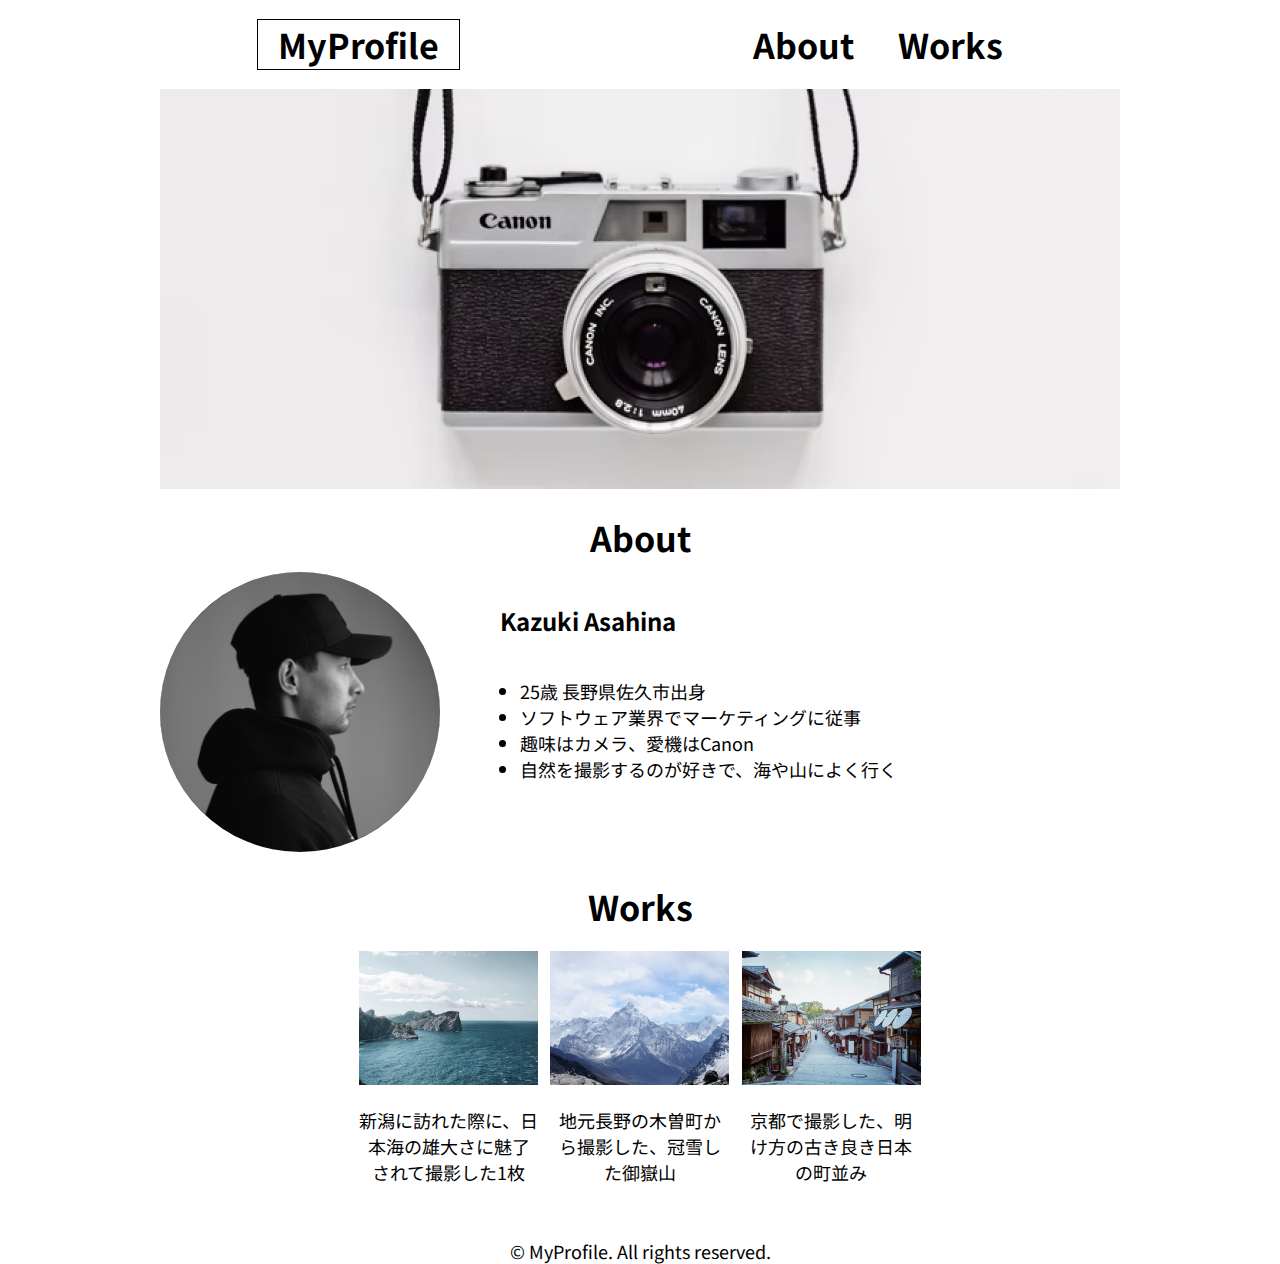
<file: mosya/index.html>
<!DOCTYPE html>
<html>
  <head>
    <title>MyProfile</title>
    <meta charset="UTF-8">
    <meta name="description" content="ポートフォリオサイトです。">
    <meta name="viewport"  content="width=device-width, initial-scale=1.0">  
    <link rel="stylesheet" href="style.css">
    <link rel="preconnect" href="https://fonts.googleapis.com">
<link rel="preconnect" href="https://fonts.gstatic.com" crossorigin>
<link href="https://fonts.googleapis.com/css2?family=Josefin+Sans:ital,wght@0,100..700;1,100..700&family=Noto+Sans+JP:wght@100..900&display=swap" rel="stylesheet">
  </head>
  <body>
    <!--ヘッダ-->
    <header>
      <nav>
        <div>
         <a href="index.html" class="home">MyProfile</a>
        </div>
        <div class="menu">
          <a href="index.html#about">About</a>
          <a href="index.html#works" >Works</a>
        </div>
      </nav>
    </header>
    <main>
      <!--メインビジュアル-->
      <article>
        <div id="main">
          <img src="image/main.png">
        </div>
      </article>
      <!--ABOUT-->
      <article>
        <h1 >About</h1>
        <div class="about">
           <img src="image/about.png">
          <div>
           <h2>Kazuki Asahina</h2>
            <ul>
            <li>25歳 長野県佐久市出身</li>
            <li>ソフトウェア業界でマーケティングに従事</li>
            <li>趣味はカメラ、愛機はCanon</li>
            <li>自然を撮影するのが好きで、海や山によく行く</li>
            </ul>
          </div>
        </div>
      </article>
      <!--WORK-->
      <article>
        <h1>Works</h1>
        <div class="works">
          <div>
            <img src="image/works1.png">
            <p>新潟に訪れた際に、日本海の雄大さに魅了されて撮影した1枚</p>
          </div>
          <div>
            <img src="image/works2.png">
            <p>地元長野の木曽町から撮影した、冠雪した御嶽山</p>
          </div>
          <div>
            <img src="image/works3.png">
            <p>京都で撮影した、明け方の古き良き日本の町並み</p>
          </div>
        </div>
      </article>
    </main>
    <footer>
      <span id="copyright">© MyProfile. All rights reserved.</span>
    </footer>
  </body>
</html>
</file>
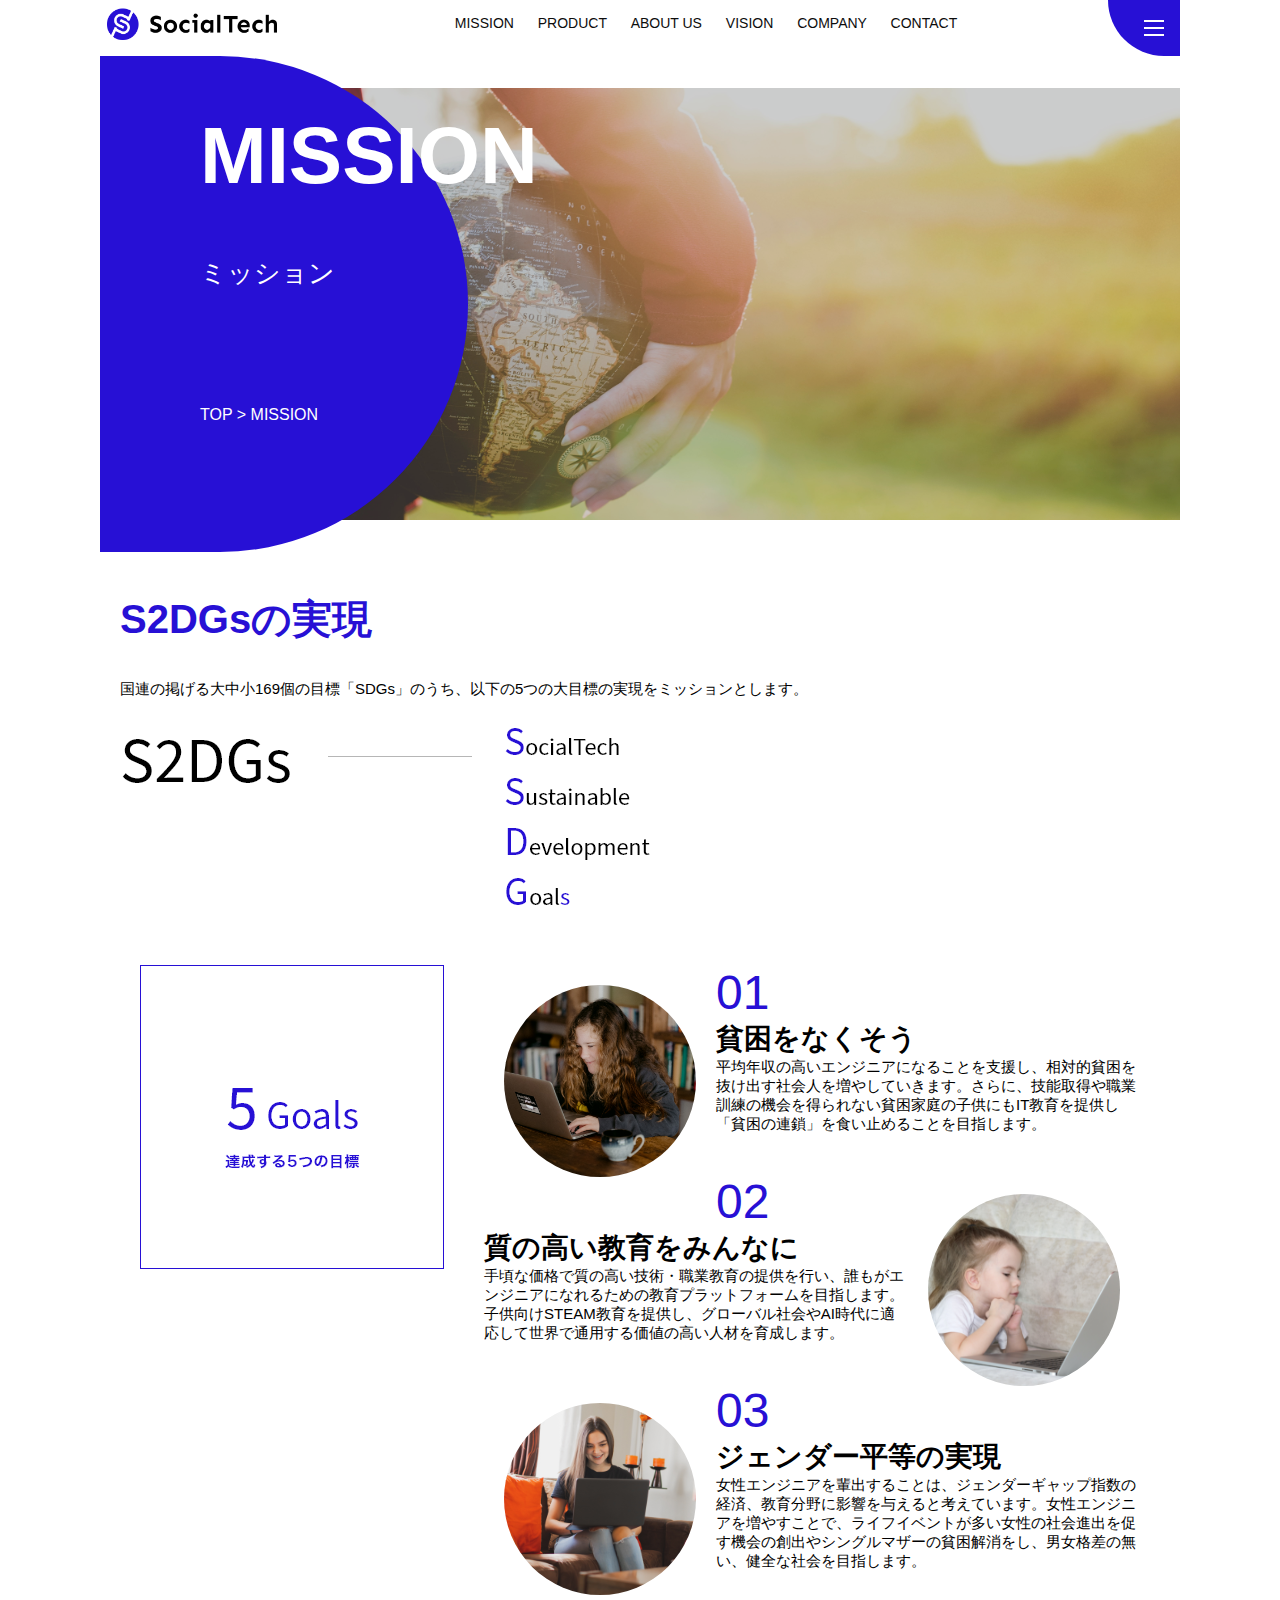
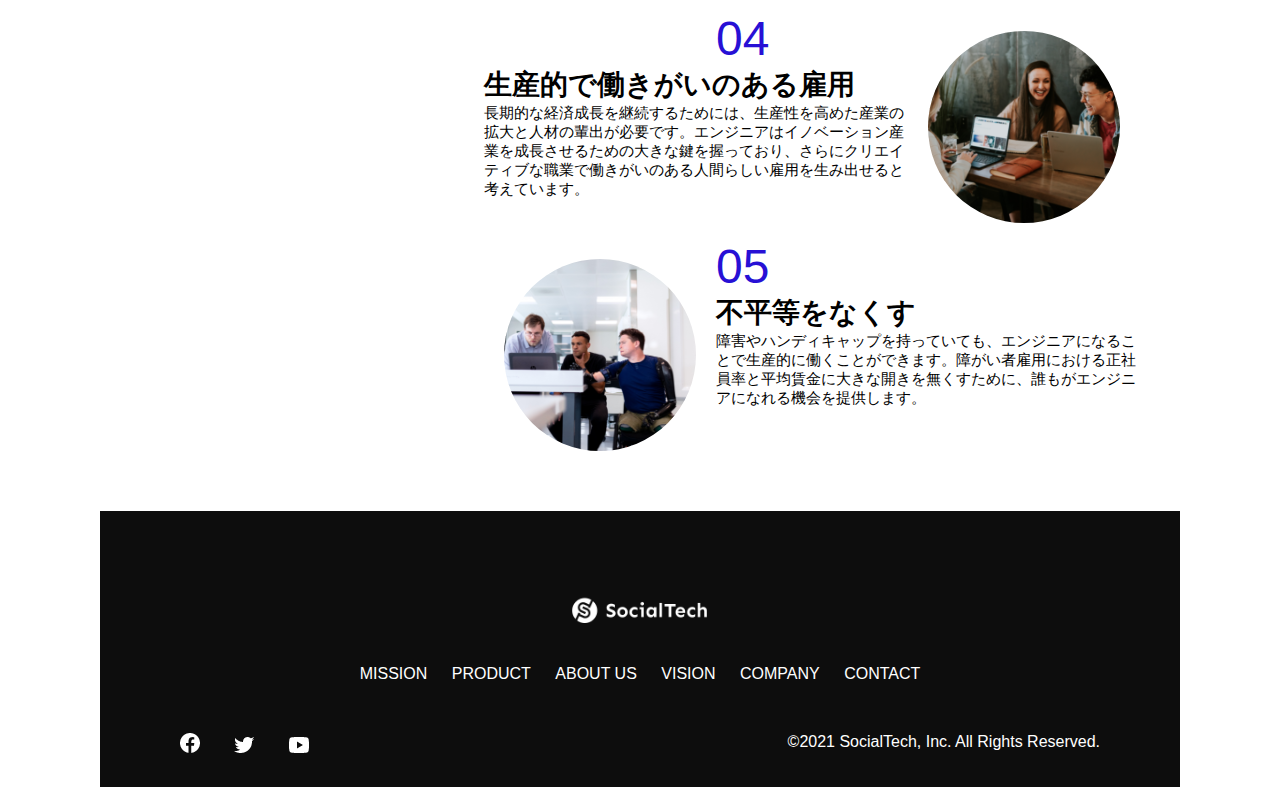
<file: kadai_tutorial_output/mission.html>
<!DOCTYPE html>
<html>
<head>
  <title>SocialTech - MISSION ミッション -</title>
  <meta charset="UTF-8">
  <meta name="description" content="SocialTechが目指す5つの目標（S2DGs）を紹介します">
  <meta name="viewport" content="width=device-width, initial-scale=1.0">
  <link rel="stylesheet" href="style.css">
</head>

<body>
  <!-- ヘッダー -->
  <header>
    <!-- ロゴ -->
    <a href="index.html" id="logo"><img src="images/logo.png" alt="トップページに戻る"></a>

    <!-- PC用ナビゲーション -->
    <nav id="nav-pc">
      <a href="mission.html">MISSION</a>
      <a href="product.html">PRODUCT</a>
      <a href="index.html#aboutus">ABOUT US</a>
      <a href="index.html#vision">VISION</a>
      <a href="index.html#company">COMPANY</a>
      <a href="index.html#contact">CONTACT</a>
    </nav>

    <!-- スマホ用メニューボタン -->
    <img id="menu-sp" src="images/button-menu.png" alt="ナビゲーションを開く" onclick="document.getElementById('nav-sp').style.display = 'block'">

    <!-- スマホ用ナビゲーション -->
    <nav id="nav-sp">
      <img id="close" src="images/button-close.png" alt="ナビゲーションを閉じる" onclick="document.getElementById('nav-sp').style.display = 'none'">
      <a id="logo-sp" href="index.html" onclick="document.getElementById('nav-sp').style.display = 'none'"><img
          src="images/logo-sp.png" alt="トップページに戻る"></a>
      <a class="menu" href="mission.html" onclick="document.getElementById('nav-sp').style.display = 'none'">MISSION</a>
      <a class="menu" href="product.html" onclick="document.getElementById('nav-sp').style.display = 'none'">PRODUCT</a>
      <a class="menu" href="index.html#aboutus" onclick="document.getElementById('nav-sp').style.display = 'none'">ABOUT
        US</a>
      <a class="menu" href="index.html#vision"
        onclick="document.getElementById('nav-sp').style.display = 'none'">VISION</a>
      <a class="menu" href="index.html#company"
        onclick="document.getElementById('nav-sp').style.display = 'none'">COMPANY</a>
      <a class="menu" href="index.html#contact"
        onclick="document.getElementById('nav-sp').style.display = 'none'">CONTACT</a>
      <div id="sns">
        <a href="https://www.facebook.com/sejuku2013"><img src="images/button-facebook.png" alt="Facebookのリンク"></a>
        <a href="https://twitter.com/samuraijuku"><img src="images/button-twitter.png" alt="Twitterのリンク"></a>
        <a href="https://www.youtube.com/channel/UCCFOQO5aDK0xXam4cUQXT8g"><img src="images/button-youtube.png" alt="YouTubeのリンク"></a>
      </div>
    </nav>
  </header>
  <main>
    <article>
      <section id="mission-main">
        <div id="mission-title">
          <h1>MISSION</h1>
          <span>ミッション</span>
          <div>TOP > MISSION</div>
        </div>
      </section>
      <section id="mission-s2dgs">
        <h2 class="mission-h2">S2DGsの実現</h2>
        <p>国連の掲げる大中小169個の目標「SDGs」のうち、以下の5つの大目標の実現をミッションとします。</p>
        <img src="images/mission/mission-s2dgs.png" alt="S2DGs">
      </section>
      <section id="mission-5goals">
        <div>
         <img id="s2dgs-image" src="images/mission/mission-5goals.png" alt="5Goals">
        </div>
        <div>
          <div>
            <img class="fivegoals-image-left" src="images/mission/mission-5goals01.png" alt="PCを操作する女の子">
            <span class="fivegoals-number">01</span>
            <h3 class="fivegoals-h3">貧困をなくそう</h3>
            <p class="fivegoals-p">
              平均年収の高いエンジニアになることを支援し、相対的貧困を抜け出す社会人を増やしていきます。さらに、技能取得や職業訓練の機会を得られない貧困家庭の子供にもIT教育を提供し「貧困の連鎖」を食い止めることを目指します。
            </p>
          </div>
  
          <div>
            <img class="fivegoals-image-right" src="images/mission/mission-5goals02.png" alt="PCを見つめる小さい女の子">
            <span class="fivegoals-number">02</span>
            <h3 class="fivegoals-h3">質の高い教育をみんなに</h3>
            <p class="fivegoals-p">
              手頃な価格で質の高い技術・職業教育の提供を行い、誰もがエンジニアになれるための教育プラットフォームを目指します。子供向けSTEAM教育を提供し、グローバル社会やAI時代に適応して世界で通用する価値の高い人材を育成します。
            </p>
          </div>
  
          <div>
            <img class="fivegoals-image-left" src="images/mission/mission-5goals03.png" alt="PCを操作する女性">
            <span class="fivegoals-number">03</span>
            <h3 class="fivegoals-h3">ジェンダー平等の実現</h3>
            <p class="fivegoals-p">
              女性エンジニアを輩出することは、ジェンダーギャップ指数の経済、教育分野に影響を与えると考えています。女性エンジニアを増やすことで、ライフイベントが多い女性の社会進出を促す機会の創出やシングルマザーの貧困解消をし、男女格差の無い、健全な社会を目指します。
            </p>
          </div>
  
          <div>
            <img class="fivegoals-image-right" src="images/mission/mission-5goals04.png" alt="笑顔で話し合う3人の男女">
            <span class="fivegoals-number">04</span>
            <h3 class="fivegoals-h3">生産的で働きがいのある雇用</h3>
            <p class="fivegoals-p">
              長期的な経済成長を継続するためには、生産性を高めた産業の拡大と人材の輩出が必要です。エンジニアはイノベーション産業を成長させるための大きな鍵を握っており、さらにクリエイティブな職業で働きがいのある人間らしい雇用を生み出せると考えています。
            </p>
          </div>
  
          <div>
            <img class="fivegoals-image-left" src="images/mission/mission-5goals05.png" alt="障害を持つ男性が生き生きと働く様子">
            <span class="fivegoals-number">05</span>
            <h3 class="fivegoals-h3">不平等をなくす</h3>
            <p class="fivegoals-p">
              障害やハンディキャップを持っていても、エンジニアになることで生産的に働くことができます。障がい者雇用における正社員率と平均賃金に大きな開きを無くすために、誰もがエンジニアになれる機会を提供します。
            </p>
          </div>
        </div>
      </section>
    </article>
    <footer>
      <div id="footer-logo">
        <img src="images/logo-sp.png" alt="SocialTech">
      </div>
      <div id="footer-link">
        <a href="mission.html">MISSION</a>
        <a href="product.html">PRODUCT</a>
        <a href="index.html#aboutus">ABOUT US</a>
        <a href="index.html#vision">VISION</a>
        <a href="index.html#company">COMPANY</a>
        <a href="index.html#contact">CONTACT</a>
      </div>
      <div id="sns-footer">
        <a href="https://www.facebook.com/sejuku2013"><img src="images/button-facebook.png" alt="Facebookのリンク"></a>
        <a href="https://twitter.com/samuraijuku"><img src="images/button-twitter.png" alt="Twitterのリンク"></a>
        <a href="https://www.youtube.com/channel/UCCFOQO5aDK0xXam4cUQXT8g"><img src="images/button-youtube.png" alt="YouTubeのリンク"></a>
        <span id="copyright">&copy;2021 SocialTech, Inc. All Rights Reserved. </span>
      </div>
    </footer>
  </main>
</body>

</html>
</file>
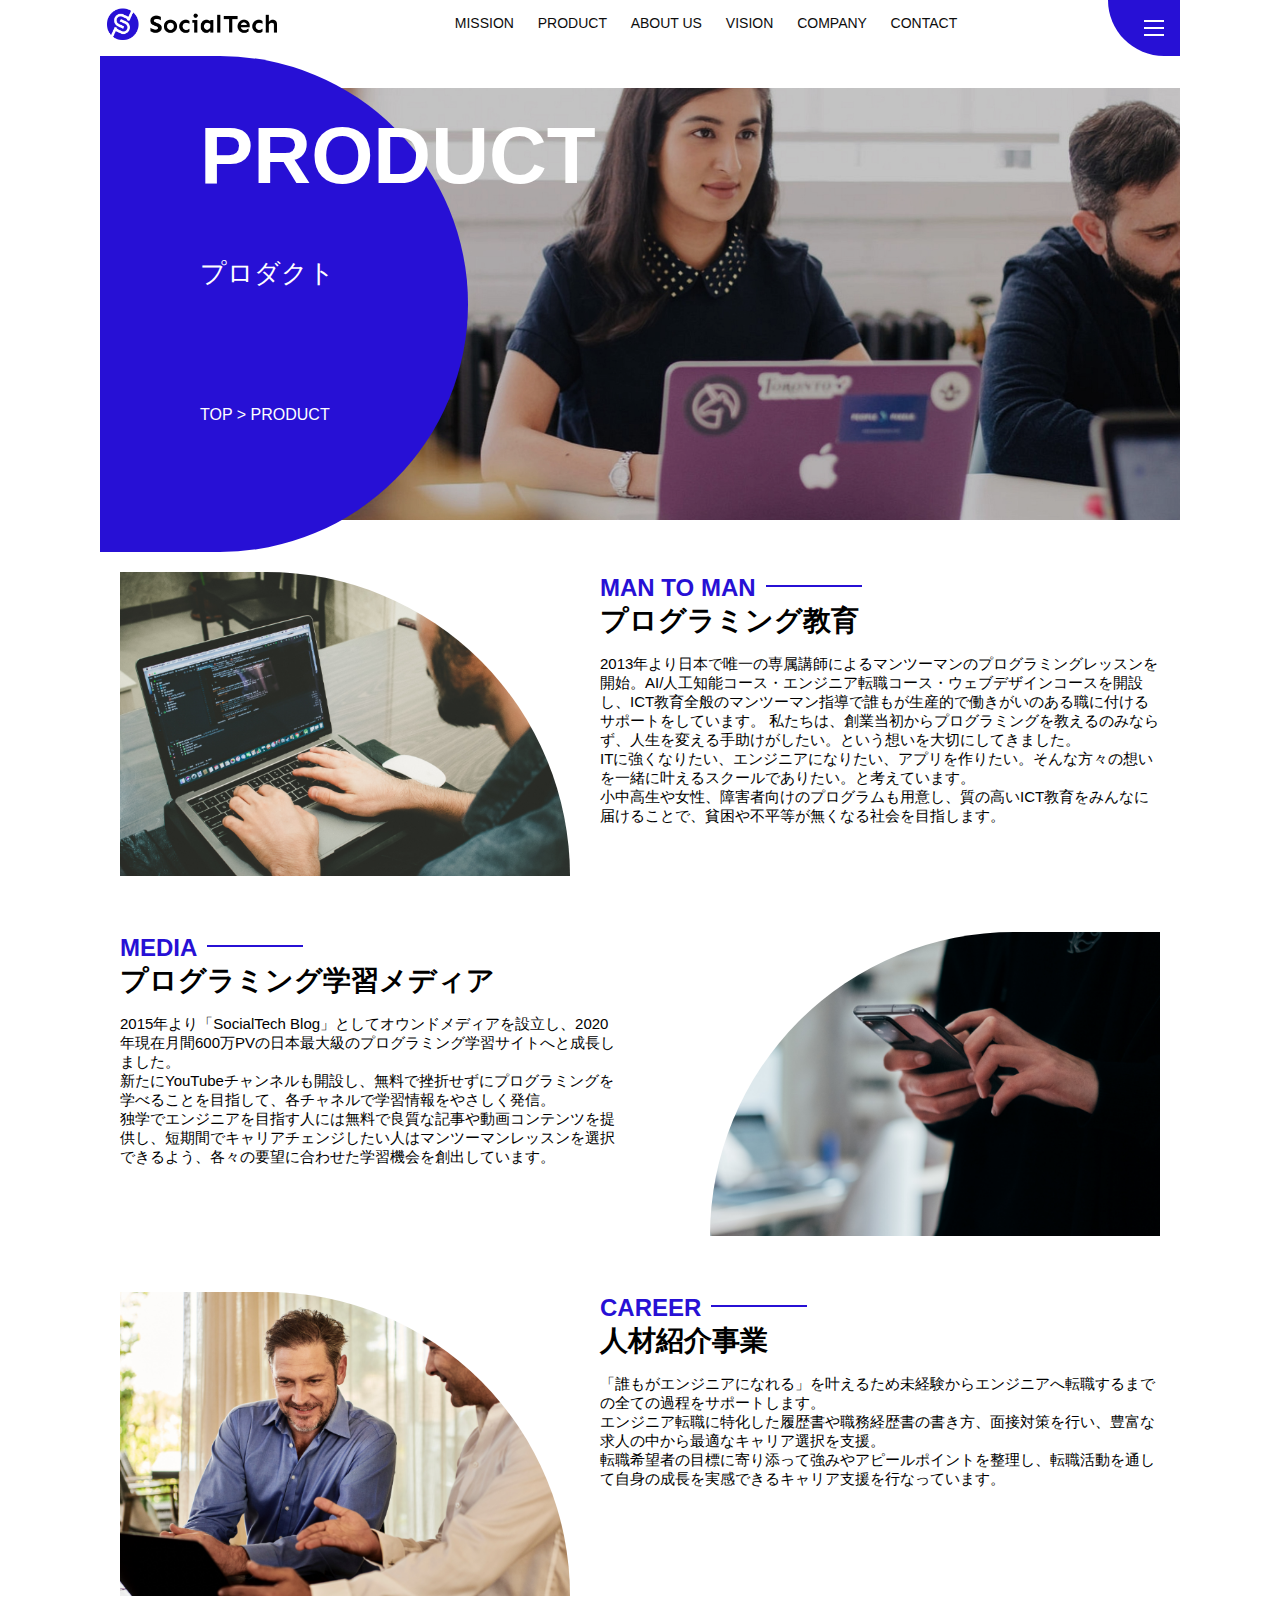
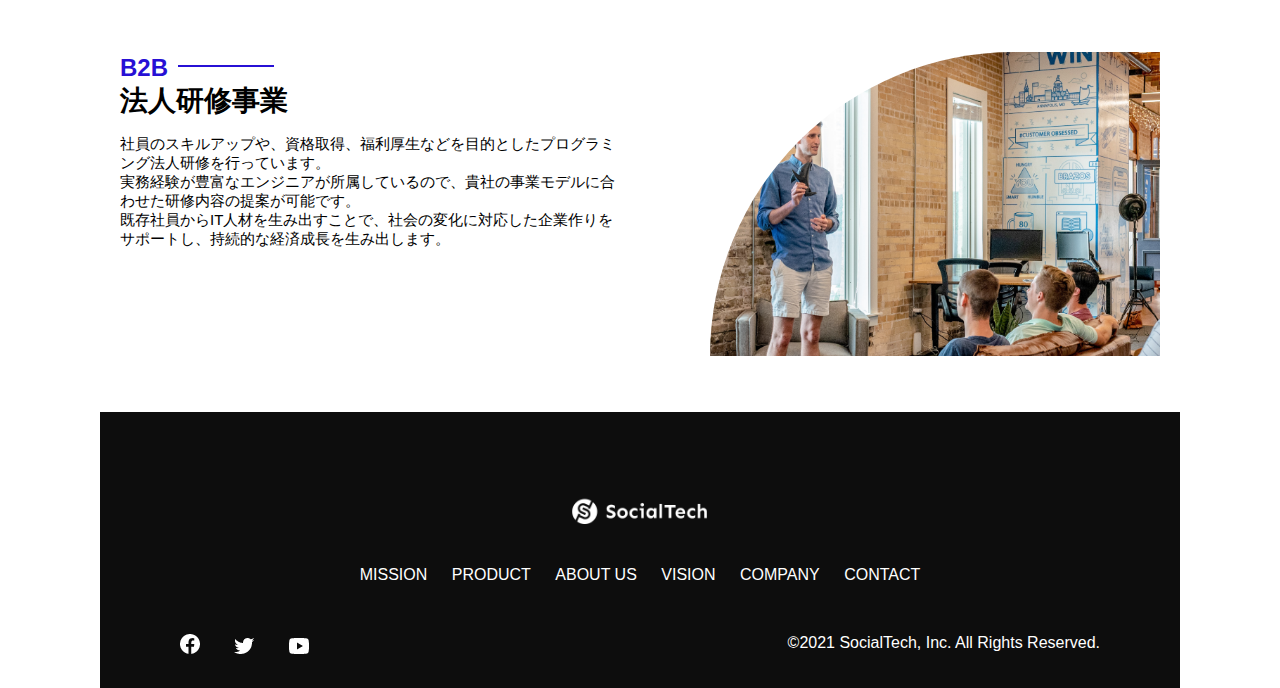
<file: kadai_tutorial_output/product.html>
<!DOCTYPE html>
<html>
<head>
  <title>SocialTech -PRODUCT プロダクト-</title>
  <meta charset="UTF-8">
  <meta name="description" content="SocialTechの4つのプロダクトを紹介します">
  <meta name="viewport" content="width=device-width, initial-scale=1.0">
  <link rel="stylesheet" href="style.css">
</head>

<body>
  <!-- ヘッダー -->
  <header>
    <!-- ロゴ -->
    <a href="index.html" id="logo"><img src="images/logo.png" alt="トップページに戻る"></a>

    <!-- PC用ナビゲーション -->
    <nav id="nav-pc">
      <a href="mission.html">MISSION</a>
      <a href="product.html">PRODUCT</a>
      <a href="index.html#aboutus">ABOUT US</a>
      <a href="index.html#vision">VISION</a>
      <a href="index.html#company">COMPANY</a>
      <a href="index.html#contact">CONTACT</a>
    </nav>

    <!-- スマホ用メニューボタン -->
    <img id="menu-sp" src="images/button-menu.png" alt="ナビゲーションを開く" onclick="document.getElementById('nav-sp').style.display = 'block'">

    <!-- スマホ用ナビゲーション -->
    <nav id="nav-sp">
      <img id="close" src="images/button-close.png" alt="ナビゲーションを閉じる" onclick="document.getElementById('nav-sp').style.display = 'none'">
      <a id="logo-sp" href="index.html" onclick="document.getElementById('nav-sp').style.display = 'none'"><img
          src="images/logo-sp.png" alt="トップページに戻る"></a>
      <a class="menu" href="mission.html" onclick="document.getElementById('nav-sp').style.display = 'none'">MISSION</a>
      <a class="menu" href="product.html" onclick="document.getElementById('nav-sp').style.display = 'none'">PRODUCT</a>
      <a class="menu" href="index.html#aboutus" onclick="document.getElementById('nav-sp').style.display = 'none'">ABOUT
        US</a>
      <a class="menu" href="index.html#vision"
        onclick="document.getElementById('nav-sp').style.display = 'none'">VISION</a>
      <a class="menu" href="index.html#company"
        onclick="document.getElementById('nav-sp').style.display = 'none'">COMPANY</a>
      <a class="menu" href="index.html#contact"
        onclick="document.getElementById('nav-sp').style.display = 'none'">CONTACT</a>
      <div id="sns">
        <a href="https://www.facebook.com/sejuku2013"><img src="images/button-facebook.png" alt="Facebookのリンク"></a>
        <a href="https://twitter.com/samuraijuku"><img src="images/button-twitter.png" alt="Twitterのリンク"></a>
        <a href="https://www.youtube.com/channel/UCCFOQO5aDK0xXam4cUQXT8g"><img src="images/button-youtube.png" alt="YouTubeのリンク"></a>
      </div>
    </nav>
  </header>
  <main>
    <article>
      <section id="product-main">
        <div id="product-title">
          <h1>PRODUCT</h1>
          <span>プロダクト</span>
          <div>TOP > PRODUCT</div>
        </div>
      </section>   
      <section class="product-section1">
        <img src="images/product/product-mantoman.png" alt="PCでコードを書く男性">
        <div>
          <h2 class="product-h2">MAN TO MAN</h2>
          <h3 class="product-h3">プログラミング教育</h3>
          <p>
            2013年より日本で唯一の専属講師によるマンツーマンのプログラミングレッスンを開始。AI/人工知能コース・エンジニア転職コース・ウェブデザインコースを開設し、ICT教育全般のマンツーマン指導で誰もが生産的で働きがいのある職に付けるサポートをしています。
            私たちは、創業当初からプログラミングを教えるのみならず、人生を変える手助けがしたい。という想いを大切にしてきました。<br>ITに強くなりたい、エンジニアになりたい、アプリを作りたい。そんな方々の想いを一緒に叶えるスクールでありたい。と考えています。<br>小中高生や女性、障害者向けのプログラムも用意し、質の高いICT教育をみんなに届けることで、貧困や不平等が無くなる社会を目指します。
          </p>
        </div>
      </section>
      <section class="product-section2">
        <div>
          <h2 class="product-h2">MEDIA</h2>
          <h3 class="product-h3">プログラミング学習メディア</h3>
          <p>2015年より「SocialTech
            Blog」としてオウンドメディアを設立し、2020年現在月間600万PVの日本最大級のプログラミング学習サイトへと成長しました。<br>新たにYouTubeチャンネルも開設し、無料で挫折せずにプログラミングを学べることを目指して、各チャネルで学習情報をやさしく発信。<br>独学でエンジニアを目指す人には無料で良質な記事や動画コンテンツを提供し、短期間でキャリアチェンジしたい人はマンツーマンレッスンを選択できるよう、各々の要望に合わせた学習機会を創出しています。
          </p>
        </div>
        <img src="images/product/product-media.png" alt="スマートフォンを操作する人">
      </section>
      <section class="product-section1">
        <img src="images/product/product-career.png" alt="笑顔で話し合う2人の男性">
        <div>
          <h2 class="product-h2">CAREER</h2>
          <h3 class="product-h3">人材紹介事業</h3>
          <p>
            「誰もがエンジニアになれる」を叶えるため未経験からエンジニアへ転職するまでの全ての過程をサポートします。<br>エンジニア転職に特化した履歴書や職務経歴書の書き方、面接対策を行い、豊富な求人の中から最適なキャリア選択を支援。<br>転職希望者の目標に寄り添って強みやアピールポイントを整理し、転職活動を通して自身の成長を実感できるキャリア支援を行なっています。<br>
          </p>
        </div>
      </section>
      <section class="product-section2">
        <div>
          <h2 class="product-h2">B2B</h2>
          <h3 class="product-h3">法人研修事業</h3>
          <p>
            社員のスキルアップや、資格取得、福利厚生などを目的としたプログラミング法人研修を行っています。<br>実務経験が豊富なエンジニアが所属しているので、貴社の事業モデルに合わせた研修内容の提案が可能です。<br>既存社員からIT人材を生み出すことで、社会の変化に対応した企業作りをサポートし、持続的な経済成長を生み出します。
          </p>
        </div>
        <img src="images/product/product-b2b.png" alt="講演中の男性とそれを聴く人々">
      </section>
    </article>
    <footer>
      <div id="footer-logo">
        <img src="images/logo-sp.png" alt="SocialTech">
      </div>
      <div id="footer-link">
        <a href="mission.html">MISSION</a>
        <a href="product.html">PRODUCT</a>
        <a href="index.html#aboutus">ABOUT US</a>
        <a href="index.html#vision">VISION</a>
        <a href="index.html#company">COMPANY</a>
        <a href="index.html#contact">CONTACT</a>
      </div>
      <div id="sns-footer">
        <a href="https://www.facebook.com/sejuku2013"><img src="images/button-facebook.png" alt="Facebookのリンク"></a>
        <a href="https://twitter.com/samuraijuku"><img src="images/button-twitter.png" alt="Twitterのリンク"></a>
        <a href="https://www.youtube.com/channel/UCCFOQO5aDK0xXam4cUQXT8g"><img src="images/button-youtube.png" alt="YouTubeのリンク"></a>
        <span id="copyright">&copy;2021 SocialTech, Inc. All Rights Reserved. </span>
      </div>
    </footer>
  </main>
</body>

</html>
</file>
<file: kadai_012/style.css>
/* PC、スマホ共通スタイル */
body {
  font-family: "Source Sans Pro", "Hiragino Kaku Gothic ProN", Meiryo, Arial,
    sans-serif;
}

p {
  font-size: 15px;
}

/*================
PC用のスタイル 
=================*/
/* 横幅設定 */
body {
  max-width: 1080px;
  min-width: 960px;
  margin: 0 auto 0 auto;
}

/* ヘッダー */
header {
  display: flex;
  justify-content: space-between;
}

/* ナビゲーションのレイアウト */
#nav-pc {
  text-align: right;
  font-size: 14px;
  padding-top: 15px;
}

/* ナビゲーションのリンクの装飾設定 */
#nav-pc>a {
  text-decoration: none;
  margin-left: 20px;
}

#nav-pc>a:link {
  color: #0d0d0d;
}

#nav-pc>a:visited {
  color: #0d0d0d;
}

#nav-pc>a:hover {
  color: #0d0d0d;
  text-decoration: underline;
}

#nav-pc>a:active {
  color: #0d0d0d;
}

/* メインビジュアル*/
#main-visual {
  position: relative;
  height: 400px;
}

#main-message {
  position: absolute;
  top: 0;
  left: 0;
  background-color: #2710d5;
  color: #ffffff;
  border-radius: 0 0 476px 0;
  max-width: 620px;
  height: 100%;
  width: 100%;
  z-index: 11;
}

#main-message>h1 {
  font-size: 60px;
  font-weight: bold;
  margin: 100px 0 0 50px;
}

#main-message>p {
  font-size: 28px;
  margin: 0 0 0 50px;
}

#main-visual>img {
  max-width: 620px;
  border-radius: 476px 0 0 0;
  position: absolute;
  top: 0;
  right: 0;
  z-index: 10;
}

/* 見出し */
h2 {
  margin: 40px 0 0 0;
}

h2::after {
  content: url("images/line.png");
  margin-left: 10px;
}

h3 {
  font-size: 27px;
}

/* ミッション */
#mission {
  margin: 80px auto 80px auto;
  width: 100%;
}

#mission-flex {
  width: 100%;
  display: flex;
}

#mission-flex>div {
  width: 50%;
  margin: 20px;
}

#mission-photo {
  width: 100%;
}

#s2dgs {
  margin-top: 50px;
}

/* プロダクト */
#product {
  background-color: #fafafa;
  width: 100%;
  margin: 80px 0 80px 0;
  padding: 10px 40px 0px 40px;
}

/* 外枠 */
#product>div {
  margin-top: 40px;
  display: flex;
}

/* 左のカラム */
#product-left {
  width: 50%;
  margin-right: 20px;
}

/* 右のカラム */
#product-right {
  width: 50%;
  margin-left: 20px;
  margin-top: 80px;
}

/* 画像＋説明の枠 */
#product-left>div {
  position: relative;
  height: 480px;
  margin-right: 20px;
}

#product-right>div {
  position: relative;
  height: 480px;
  margin-left: 20px;
}

/* 画像 */
.product-photo {
  width: 100%;
}

/* 説明文の枠 */
.product-explain {
  background-color: #ffffff;
  position: absolute;
  left: 0;
  top: 280px;
  margin: 0 40px 0 40px;
  padding: 20px;
  box-shadow: 5px 5px 10px rgba(0, 0, 0, 0.05);
}

/* 説明文の英語 */
.product-explain>span {
  color: #2710d5;
  font-weight: bold;
  font-size: 16px;
  margin: 0;
}

/* 説明文の見出し */
.product-explain>h3 {
  margin: 5px 0 5px 0;
}

/* 説明文 */
.product-explain>p {
  margin: 0;
}

/* 「もっとみる」ボタン */
#product-more {
  margin: 0 auto -42px auto;
}

/* ABOUT US */
#aboutus {
  margin: 80px auto 80px auto;
}

/* 3つの組織文化と画像を入れる枠 */
#aboutus>div {
  display: flex;
}

/* 画像 */
.culture-img {
  width: 100%;
  align-self: flex-start;
}

.culture-img2 {
  margin-top: 50px;
  width: 100%;
}

/* 3つの組織文化の表 */
.culture-table {
  max-width: 500px;
  margin-right: 50px;
}

/* 番号 */
.culture-num {
  font-size: 80px;
  color: #2710d5;
  margin: 0 20px 0 0;
}

/* 組織文化英語 */
.culture-en {
  color: #2710d5;
  font-weight: bold;
  font-size: 24px;
  display: block;
}

/* 組織文化日本語 */
.culture-jp {
  font-size: 28px;
  font-weight: bold;
}

/* 説明文 */
.culture-description {
  margin: 0;
}

/* ビジョン */
#vision {
  margin: 80px auto 80px auto;
}

/* セクション内の外枠 */
#vision>div {
  width: 100%;
  display: flex;
  justify-content: space-between;
  flex-wrap: wrap;
}

/* 7つの行動指針の枠 */
.vision-box {
  width: 300px;
  height: 300px;
  margin-bottom: 30px;
  position: relative;
}

.vision-box>img {
  width: 100%;
  height: auto;
  position: absolute;
  top: 0;
  left: 0;
  z-index: 30;
}

.vision-box>span {
  position: absolute;
  top: 0;
  left: 0;
  z-index: 31;
  margin-right: 20px;
}

.vision-box > span > h4 {
  color: #2710d5;
  font-size: 19px;
  margin: 80px 0 0 0;
}

.vision-box > span > h4::first-letter {
  font-size: 40px;
}

.vision-box>span>h5 {
  font-size: 20px;
  margin: 0 0 0 0;
}

.vision-box>span>p {
  margin: 10px 0 0 0;
}

/* 会社概要 */
#company {
  margin: 80px auto 80px auto;
}

#company-table {
  width: 100%;
}

.tableheader {
  text-align: left;
  padding: 20px;
  border-bottom-color: #2710d5;
  border-bottom-width: 1px;
  border-bottom-style: solid;
  width: 100px;
}

.tableheader-first {
  text-align: left;
  padding: 20px;
  border-bottom-color: #2710d5;
  border-bottom-width: 1px;
  border-bottom-style: solid;
  border-top-color: #2710d5;
  border-top-width: 1px;
  border-top-style: solid;
  width: 100px;
}

.cell {
  padding: 30px;
  border-bottom-color: #ececec;
  border-bottom-width: 1px;
  border-bottom-style: solid;
}

.cell-first {
  padding: 30px;
  border-bottom-color: #ececec;
  border-bottom-width: 1px;
  border-bottom-style: solid;
  border-top-color: #ececec;
  border-top-width: 1px;
  border-top-style: solid;
}

#company>iframe {
  width: 100%;
  height: 368px;
  margin-top: 40px;
}

/* お問い合わせ */
#contact {
  margin: 80px auto 80px auto;
}

/* 外枠 */
#contact>form>div {
  display: flex;
  flex-direction: row;
  flex-wrap: wrap;
  padding-bottom: 30px;
}

/* 左列の見出し */
.contact-heading {
  width: 240px;
  align-self: center;
}

/* 見出しのラベル */
.contact-label {
  font-weight: bold;
}

/* 必須 */
.contact-span {
  color: #ce2222;
  margin: 0 0 0 20px;
  font-weight: bold;
}

/* テキストボックス */
.contact-textbox {
  border-top: 0;
  border-left: 0;
  border-right: 0;
  border-bottom-width: 1px;
  border-bottom-color: #707070;
  border-bottom-style: solid;
  background-color: #fafafa;
  width: 400px;
  height: 56px;
}

/* お問い合わせ内容のテキストエリア */
.contact-textarea {
  border-top: 0;
  border-left: 0;
  border-right: 0;
  border-bottom-width: 1px;
  border-bottom-color: #707070;
  border-bottom-style: solid;
  background-color: #fafafa;
  width: 400px;
  height: 200px;
}

/* 個人情報の取り扱い */
details {
  width: 700px;
}

details>div {
  background-color: #fafafa;
  padding: 20px;
}

details>div>span {
  font-weight: bold;
}

/* フッター */
footer {
  background-color: #0d0d0d;
  text-align: center;
  padding: 80px 80px 30px 80px;
}

#footer-logo {
  margin-bottom: 30px;
}

#footer-link {
  margin-bottom: 50px;
}
#footer-link > a {
  text-decoration: none;
  margin: 10px;
}
#footer-link > a:link {
  color: #ffffff;
}
#footer-link > a:visited {
  color: #ffffff;
}
#footer-link > a:hover {
  color: #ffffff;
  text-decoration: underline;
}
#footer-link > a:active {
  color: #ffffff;
}

#sns-footer {
  text-align: left;
  width: 100%;
}

#sns-footer > a {
  margin-right: 30px;
}

#copyright {
  color: #ffffff;
  float: right;
}
/* 企業事例 */
#cases {
  margin: 40px 0 40px 0;
  width: 100%;
}

ul {
  display: flex;
  list-style: none;
  justify-content: center;
}

li {
  width: 33%;
  margin: 20px;
}

/* カード */
.case-card {
  background-color: #ffffff;
  min-height: 400px;
  box-shadow: 5px 5px 15px rgba(0, 0, 0, 0.2);

}

/* 画像 */
.case-img {
  width: 100%;
}

/* テキスト情報 */
.case-info {
  padding: 10px 20px 10px 20px;
}

.case-name {
  color: #2710d5;
  font-size: 19px;
}

.case-content {
  font-size: 14px;
}
</file>
<file: kadai_013/style.css>
/* PC、スマホ共通スタイル */
body {
  font-family: "Source Sans Pro", "Hiragino Kaku Gothic ProN", Meiryo, Arial,
    sans-serif;
}

p {
  font-size: 15px;
}

#main-visual>img {
  width: 100%;
}

/*================
PC用のスタイル 
=================*/
@media screen and (min-width: 768px) {
  /* 横幅設定 */
  body {
    max-width: 1080px;
    min-width: 960px;
    margin: 0 auto 0 auto;
  }

  /* ヘッダー */
  header {
    display: flex;
    justify-content: space-between;
  }

  /* ナビゲーションのレイアウト */
  #nav-pc {
    text-align: right;
    font-size: 14px;
    padding-top: 15px;
  }

  /* ナビゲーションのリンクの装飾設定 */
  #nav-pc>a {
    text-decoration: none;
    margin-left: 20px;
  }

  #nav-pc>a:link {
    color: #0d0d0d;
  }

  #nav-pc>a:visited {
    color: #0d0d0d;
  }

  #nav-pc>a:hover {
    color: #0d0d0d;
    text-decoration: underline;
  }

  #nav-pc>a:active {
    color: #0d0d0d;
  }

  #menu-sp {
    display: none;
  }

  #nav-sp {
    display: none;
  }
}
/*================
PC用のスタイル 
=================*/
@media screen and (max-width: 767px) {
 body {
  min-width: 375px;
  margin: 0;
 }
 
 #nav-pc {
  display: none;
 }

 #menu-sp {
  float: right;
  padding: 0;
 }

 #nav-sp {
  background-color: #ce933e;
  position: absolute;
  left: 0;
  top: 0;
  height: 100%;
  width: 100%;
  display: none;
  z-index: 100;
 }

 #close {
  position: absolute;
  top: 20px;
  right: 20px;
 }

 #logo-sp {
  margin: 80px 0px 30px 20px;
 }

 #nav-sp > a {
  display: block;
 }

 #nav-sp > a:link {
  color: #ffffff;
 }
 #nav-sp > a:visited {
  color: #ffffff;
 }
 #nav-sp > a:hover {
  text-decoration: none;
 }
 #nav-sp > a:active {
  color: #ffffff;
 }

 #nav-sp > .menu {
  text-decoration: none;
  display: block;
  margin: 0px 20px 0px 20px;
  height: 44px;
  font-size: 16px;
  background-image: url("images/arrow.png");
  background-repeat: no-repeat;
  background-position: right top;
 }
}
</file>
<file: kadai_tutorial_output/style.css>
/* PC、スマホ共通スタイル */
body {
  font-family: "Source Sans Pro", "Hiragino Kaku Gothic ProN", Meiryo, Arial, sans-serif;
}

p {
  font-size: 15px;
}

/*================
 PC用のスタイル 
=================*/
@media screen and (min-width: 768px) {
 /* 横幅設定 */
 body {
  max-width: 1080px;
  min-width: 960px;
  margin: 0 auto 0 auto;
  }

/* ヘッダー */
  header {
  display: flex;
  justify-content: space-between;
  }

/* ナビゲーションのレイアウト */
  #nav-pc {
  font-size: 14px;
  padding-top: 15px;
  }

/* ナビゲーションのリンクの装飾設定 */
  #nav-pc > a {
  text-decoration: none;
  margin-left: 20px;
  }

#nav-pc > a:link {
  color: #0d0d0d;
}

#nav-pc > a:visited {
  color: #0d0d0d;
}

#nav-pc > a:hover {
  color: #0d0d0d;
  text-decoration: underline;
}

#nav-pc > a:active {
  color: #0d0d0d;
}

/*スマホ用ナビを非表示*/
#nav-sp {
  display: none;
}
#meun-sp {
  display: none;
}

/* メインビジュアル*/
#main-visual {
  position: relative;
  height: 400px;
}

#main-message {
  position: absolute;
  top: 0;
  left: 0;
  background-color: #2710d5;
  color: #ffffff;
  border-radius: 0 0 476px 0;
  width: 100%;
  height: 100%;
  max-width: 620px;
  z-index : 11;
}

#main-message > h1 {
  font-size: 60px;
  font-weight: bold;
  margin: 100px 0 0 50px;
}
#main-message > p { 
  font-size: 28px;
  margin: 0 0 0 50px;
}

#main-visual > img {
  max-width: 620px;
  border-radius: 476px 0 0 0;
  position: absolute;
  top: 0;
  right: 0;
  z-index: 10;
}

/*見出し*/
h2 {
  margin-top: 40px;
}

h2::after {
  content: url("images/line.png");
  margin-left: 10px;
}

h3 {
  font-size: 27px;
}

#mission {
  margin: 80px auto;
 width: 100%;
}

#mission-flex {
  width: 100%;
  display: flex;
}

#mission-flex > div {
  width: 50%;
  margin: 20px;
}

#mission-photo {
  width: 100%;
}

#s2dgs {
  margin: 50px 0 0 0;
  width: 100%;
}
 /* プロダクト */
#product {
  background-color: #fafafa;
  margin: 80px 0 80px 0;
  padding: 10px 40px 0px 40px;
}

/* 外枠 */
#product > div {
  margin-top: 40px;
  display: flex;
}

/* 左のカラム */
#product-left {
  width: 50%;
  margin-right: 20px;
}

/* 右のカラム */
#product-right {
  width: 50%;
  margin-left: 20px;
  margin-top: 80px;
}

/* 画像＋説明の枠 */
#product-left > div {
  position: relative;
  height: 480px;
  margin-right: 20px;
}
#product-right > div {
  position: relative;
  height: 480px;
  margin-left: 20px;
}
/*画像*/
.product-photo {
  width: 100%;
}

/*説明文の枠*/
.product-explain {
  background-color: #ffffff;
  position: absolute;
  left: 0;
  top: 280px;
  margin: 0 20px 0 20px;
  padding: 20px;
  box-shadow: 5px 5px 10px raba(0,0,0,0.05);
}

/*説明文英語*/
.product-explain > span {
  color: #2710d5;
  font-weight: bold;
  font-size: 16px;
  margin: 0;
}
/*説明文の見出し*/
.product-explain > h3 {
  font-size: 20px;
  margin: 5px 0 5px 0;
}
/*説明文*/
.product-explain > p {
  font-size: 14px;
  margin: 0;
}
/*もっと見るボタン*/
#product-more {
  margin: 0 auto -42px auto;
}

/*ABOUT US*/
#aboutus {
  margin: 80px auto 80px auto;
}
/*3つの組織文化と画像を入れる枠*/
#aboutus > div {
  display: flex;
}
/*画像*/
.culture-img {
  width: 100%;
  align-self: flex-start;
}
.culture-img2 {
  margin: 50px 0 0 0;
  width: 100%;
}
/*3つの組織文化の表*/
.culture-table {
  margin-right: 50px;
}
.culture-num {
  font-size: 80px;
  color: #2710d5;
  margin: 20px;
}
.culture-en {
  color: #2710d5;
  font-weight: bold;
  font-size: 24px;
  display: block;
}
.culture-jp {
  font-size: 28px;
  font-weight: bold;
}
.culture-discription {
  margin: 0;
}

/*VISION*/
#vision {
  margin: 80px auto 80px auto;
}
/*セクション内の外枠*/
#vision > div {
  width: 100%;
  display: flex;
  justify-content: space-between;
  flex-wrap: wrap;
}
/*7つの行動指針の枠*/
.vision-box {
  width: 300px;
  height: 300px;
  margin-bottom: 30px;
  position: relative;
}
.vision-box > img {
  width: 100%;
  height: auto;
  position: absolute;
  top: 0;
  left: 0;
  z-index: 30px;
}
.vision-box > span {
  position: absolute;
  top: 0;
  left: 0;
  z-index: 31;
  margin-right: 20px;
}
.vision-box > span > h4 {
  color: #2710d5;
  font-size: 19px;
  margin-top: 80px;
}
.vision-box > span > h4::first-letter {
  font-size: 40px;
}
  .vision-box > span > h5 {
  font-size: 20px;
  margin: 0;
  }
  .vision-box > span > p {
  margin-top: 10px;
  }
/*会社概要*/
  #company {
  margin: 80px auto;
  }
  #company-table {
  width: 100%;
  }
  .tableheader {
  text-align: left;
  padding: 20px;
  border-bottom-color: #2710d5;
  border-bottom-width: 1px;
  border-bottom-style: solid;
  width: 100px;
  }
  .tableheader-first {
  text-align: left;
  padding: 20px;
  border-top-color: #2710d5;
  border-top-width: 1px;
  border-top-style: solid;
  border-bottom-color: #2710d5;
  border-bottom-width: 1px;
  border-bottom-style: solid;
  width: 100px;
  }
  .cell {
  padding: 30px;
  border-bottom-color:#ececec;
  border-bottom-width: 1px;
  border-bottom-style: solid;
  }
  .cell-first {
  padding: 30px;
  border-bottom-color:#ececec;
  border-bottom-width: 1px;
  border-bottom-style: solid;
  border-top-color:#ececec;
  border-top-width: 1px;
  border-top-style: solid;
  }
/*地図*/
  #company > iframe {
  width: 100%;
  height: 368px;
  margin-top: 40px;
  }

  /*お問い合わせ*/
  #contact {
  margin: 80px auto;
  }
  #contact > form >div {
  display: flex;
  flex-direction: row;
  flex-wrap: wrap;
  padding-bottom: 30px;
  }
  .contact-heading {
  width: 240px;
  align-self: center;
  }
  .contact-label {
  font-weight: bold;
  }
  .contact-span {
  color: #ce2222;
  margin-left: 20px;
  font-weight: bold;
  }
  /*テキストボックス*/
  .contact-textbox {
  border-top: 0;
  border-left: 0;
  border-right: 0;
  border-bottom-width: 1px;
  border-bottom-color: #707070;
  border-bottom-style: solid;
  background-color: #fafafa;
  width: 400px;
  height: 56px;
  }
  /*お問い合わせ内容のテキストエリア*/
  .contact-textarea {
  border-top: 0;
  border-left: 0;
  border-right: 0;
  border-bottom-width: 1px;
  border-bottom-color: #707070;
  border-bottom-style: solid;
  background-color: #fafafa;
  width: 400px;
  height: 200px;
  }
  /*個人情報の取り扱い*/
  details {
  width: 700px;
  }
  details > div {
  background-color: #fafafa;
  padding: 20px;
  } 
  details > div > span {
  font-weight: bold;
  }

  /*フッター*/
  footer {
  background-color: #0d0d0d;
  text-align: center;
  padding: 80px 80px 30px 80px;
  }
  #footer-logo {
  margin-bottom: 30px;
  }
  #footer-link {
  margin-bottom: 50px;
  }
  #footer-link > a {
  text-decoration: none;
  margin: 10px;
  }
  #footer-link > a:link {
  color: #ffffff;
  } 
  #footer-link > a:visited {
  color: #ffffff;
  }
  #footer-link > a:hover {
  color: #ffffff;
  text-decoration: underline;
  }
  #footer-link > a:active {
  color: #ffffff;
  }

  #sns-footer {
  text-align: left;
  width: 100%;
  }
  #sns-footer > a {
  margin-right: 30px;
  }
  #copyright {
  color: #ffffff;
  float: right;
  }

  #cases {
  margin: 40px 0 40px 0;
  width: 100%;
  }
  /* mission.html用スタイル */
   /* ミッションのメインビジュアル */
   #mission-main {
    height: 496px;
    width: 100%;
    background-image: url(images/mission/mission-main.png);
    background-repeat: no-repeat;
    background-position-y: center;
  }

  #mission-title {
    background-color: #2710d5;
    width: 368px;
    color: #ffffff;
    height: 496px;
    border-radius: 0 248px 248px 0;
    position: relative;
  }

  #mission-title > h1 {
    position: absolute;
    top: 0;
    left: 100px;
    font-size: 80px;
  }

  #mission-title > span {
    position: absolute;
    top: 200px;
    left: 100px;
    font-size: 26px;
  }

  #mission-title > div {
    position: absolute;
    top: 350px;
    left: 100px;
    font-size: 16px;
  }

  #mission-s2dgs {
    width: 100%;
    margin: 20px;
  }

  .mission-h2 {
    color: #2710d5;
    font-size: 40px;
  }

  .mission-h2::after {
    content: none;
  }

  #mission-5goals {
    margin: 20px;
    display: flex;
  }

  #mission-5goals > div {
    flex-grow: 1;
    padding: 20px;
  }

  #mission-5goals > div > div {
    margin-bottom: 40px;
  }

  .fivegoals-image-right {
    float: right;
    margin: 20px;
  }

  .fivegoals-image-left {
    float: left;
    margin: 20px;
  }

  .fivegoals-number {
    color: #2710d5;
    font-size: 48px;
    margin: 0;
  }

  .fivegoals-h3 {
    font-size: 28px;
    margin: 0;
  }

  .fivegoals-p {
    margin: 0;
  }
 /* product.html用スタイル */
   /* プロダクトのメインビジュアル */
  #product-main {
    height: 496px;
    width: 100%;
    background-image: url(images/product/product-main.png);
    background-repeat: no-repeat;
    background-position-y: center;
  }

  #product-title {
    background-color: #2710d5;
    width: 368px;
    color: #ffffff;
    height: 496px;
    border-radius: 0 248px 248px 0;
    position: relative;
  }

  #product-title > h1 {
    position: absolute;
    top: 0;
    left: 100px;
    font-size: 80px;
  }

  #product-title > span {
    position: absolute;
    top: 200px;
    left: 100px;
    font-size: 26px;
  }

  #product-title > div {
    position: absolute;
    top: 350px;
    left: 100px;
    font-size: 16px;
  }

  /* セクション1 */
  .product-section1 {
    position: relative;
    margin: 20px;
    height: 340px;
  }

  .product-section1 > img {
    position: absolute;
    top: 0;
    left: 0;
    width: 450px;
    margin: 0 40px 30px 0;
    border-radius: 0 432px 0 0;
  }

  .product-section1 > div {
    position: absolute;
    top: 0;
    left: 480px;
  }

  /* セクション2 */
  .product-section2 {
    position: relative;
    margin: 20px;
    height: 340px;
  }

  .product-section2 > img {
    position: absolute;
    top: 0;
    right: 0;
    width: 450px;
    margin: 0 0 30px 40px;
    border-radius: 432px 0 0 0;
  }

  .product-section2 > div {
    width: 500px;
    position: absolute;
    top: 0;
    left: 0;
  }

  .product-h2 {
    color: #2710d5;
    font-size: 24px;
    margin: 0;
  }

  .product-h3 {
    font-size: 28px;
    margin: 0;
  }
}
/*====================
スマートフォン用のスタイル
=====================*/
@media screen and (max-width: 767px) {
  body {
    min-width: 375px;
    margin: 0;
  }

  /* PC用ナビゲーション非表示 */
  #nav-pc {
    display: none;
  }

  /* ハンバーガーメニュー */
  #menu-sp {
    float: right;
    padding: 0;
  }
   /* スマホ用ナビゲーションの表示切替 */
   /* 初期状態、レイアウトと非表示設定 */
   #nav-sp {
    background-color: #2710d5;
    position: absolute;
    left: 0;
    top: 0;
    height: 100%;
    width: 100%;
    display: none;
    z-index: 100;
  }

  /* ×ボタン */
  #close {
    position: absolute;
    top: 20px;
    right: 20px;
  }

  /* ナビゲーションメニュー用ロゴ */
  #logo-sp {
    margin: 80px 0 30px 20px;
  }

  /*ナビゲーションのリンクの装飾設定*/
  #nav-sp > a {
    display: block;
  }
  #nav-sp > a:link {
    color: #ffffff;
  }
  #nav-sp > a:visited {
    color: #ffffff;
  }
  #nav-sp > a:hover {
    color: #ffffff;
    text-decoration: underline;
  }
  #nav-sp > .menu {
    text-decoration: none;
    display: block;
    margin: 0 20px 0 20px;
    height: 44px;
    font-size: 16px;
    background-image: url("images/arrow.png");
    background-repeat: no-repeat;
    background-position: right top;
  }
  #sns {
    position: absolute; 
    bottom: 20px;
    left: 20px;
  }
  #sns > a {
    margin-right: 30px;
  }
/*メインビジュアル*/
  #main-visual {
    position: relative;
    height: 470px;
    width: 100%;
    overflow: hidden;
  }

  #main-visual > div {
    position: absolute;
    top: 0;
    left: 0;
    background-color: #2710d5;
    color: white;
    border-radius: 0 0 476px 0;
    text-align: center;
    height: 280px;
    width: 100%;
    z-index: 11;
  }

  #main-visual > div > h1 {
    font-size: 28px;
    margin: 90px 0 0 0;
  }

  #main-visual > div > p {
    margin: 0;
  }

  #main-visual > img {
    width: 100%;
    border-radius: 476px 0 0 0;
    z-index: 10;
    position: absolute;
    bottom: 0;
    right: 0;
  }

  /*見出し*/
  h2::after {
    content: url("images/line.png");
    margin-left: 10px;
  }

  h3 {
    font-size: 24px;
    margin: 10px 0 0 0;
  }
  /*ミッション*/
  #mission {
    margin: 20px;
  }

  #mission-photo {
    width: 100%;
  }

  #s2dgs {
    width: 100%;
  }

  /*プロダクト*/
  #product {
    background-color: #fafafa;
    padding: 10px 0 0 0;
    max-width: 980px;
    padding-top: 10px;
  }

  #product h2 {
    margin-left: 20px;
  }
/*外枠*/
/*左右のカラム　スマホでは横並び*/
  #product-left {
    margin: 0 20px 0 20px;
  }
  #product-right {
    margin: 0 20px 0 20px;
  }

  /*画像+説明の枠*/
  #product-left > div,
  #product-right >div {
    position: relative;
    height: 540px;
  }

  .product-explain {
    background-color: #ffffff;
    position: absolute;
    left: 0;
    bottom: 50px;
    padding: 20px;
    box-shadow: 5px 5px 10px rgba( 0, 0, 0, 0.05);
  }

  .product-explain > span {
    color: #2710d5;
    font-weight: bold;
    font-size: 16px;
    margin: 0px;
  }

  .product-explain > h3 {
    margin: 10px 0 10px 0;
  }

  /*画像*/
  .product-photo {
    width: 100%;
  }

  #product-more > img {
    margin: 0 0 -24px 20px;
  }

  /*ABOUT US*/
  #aboutus {
    margin: 80px 20px;
  }

  #aboutus > div {
    display: flex;
    flex-direction: column;
  }

  .culture-table {
    width: 100%;
    padding-right: 20px;
    order: 2;
  }
  .culture-img {
    width: 100%;
    order: 1;
  }

  .culture-img2 {
    width: 100%;
  }

  .culture-num {
    font-size: 80px;
    color: #2710d5;
  }

  .culture-en {
    color: #2710d5;
    font-weight: bold;
    font-size: 24px;
    display: block;
  }

  .culture-jp {
    display: block;
  }

  .culture-discription {
    margin: 0;
  }

  /*ビジョン*/
  #vision {
    margin: 80px 20px;
  }

  .vision-box {
    width: 300px;
    height: 300px;
    margin-bottom: 39px;
    position: relative;
  }

  .vision-box > img {
    width: 100%;
    height: auto;
    position: absolute;
    top: 0;
    left: 0;
    z-index: 30;
  }

  .vision-box > span {
    position: absolute;
    top: 0;
    left: 0;
    z-index: 31;
    margin-right: 20px;
  }

  .vision-box > span > h4 {
    color: #2710d5;
    font-size: 19px;
    margin-top: 60px;
  }

  .vision-box > span > h5 {
    font-size: 20px;
    margin: 0;
  }

  .vision-box > span > p {
    margin-top: 10px;
  }

  /*会社概要*/
  #company {
    margin: 0 20px ;
  }

  #company > h3 {
    margin-bottom: 20px;
  }

  #company > table {
    width: 100%;
  }

  .tableheader-first {
    text-align: left;
    padding: 20px;
    border-bottom-color: #2710d5;
    border-bottom-width: 1px;
    border-bottom-style: solid;
    border-top-color: #2710d5;
    border-top-width: 1px;
    border-top-style: solid;
    width: 50%;
  }
  .tableheader {
    text-align: left;
    padding: 20px;
    border-bottom-color: #2710d5;
    border-bottom-width: 1px;
    border-bottom-style: solid;
    width: 50px;
  }

  .cell {
    padding: 20px;
    border-bottom-color: #ececec;
    border-bottom-width: 1px;
    border-bottom-style: solid;
  }
  .cell-first {
    padding: 20px;
    border-bottom-color: #ececec;
    border-bottom-width: 1px;
    border-bottom-style: solid;
    border-top-color: #ececec;
    border-top-width: 1px;
    border-top-style: solid;
  }

  #company > iframe {
    width: 100%;
    height: 240px;
    margin: 40px 0 0 0;
  }
  /*お問い合わせ*/
  #contact {
    margin: 80px 20px;
  }

  #contact > h3 {
    margin-bottom: 20px;
  }

  #contact > form > div {
    margin-bottom: 20px;
  }

  .contact-heading {
    margin-bottom: 20px;
  }

  .contact-label {
    font-weight: bold;
  }

  .contact-span {
    color: #ce2222;
    margin-left: 20px;
    font-weight: bold;
  }

  .contact-textbox {
    border-top: 0;
    border-left: 0;
    border-right: 0;
    background-color: #fafafa;
    border-bottom-color: #707070;
    border-bottom-width: 1px;
    border-bottom-style: solid;
    min-width: 300px;
    width: 100%;
  }

  .contact-textarea {
    height: 150px;
    border-top: 0;
    border-left: 0;
    border-right: 0;
    background-color: #fafafa;
    width: 100%;
  }

  .radiobutton {
    margin-bottom: 20px;
  }

  .radiobutton + label::after {
    content: "\A";
    white-space: pre;
  }

  /*フッター*/
  footer {
    background-color: #0d0d0d;
    padding: 30px 20px 50px 20px;
  }  

  #footer-logo {
    margin: 30px;
  }

  #foter-link {
    margin-bottom: 50px;
  }

  #footer-link  > a {
    text-decoration: none;
    margin: 0 20px 30px 0;
    display: block;
    background-image: url(images/arrow.png);
    background-repeat: no-repeat;
    background-position: right top;
  }

  #footer-link  > a:link {
    color: #ffffff;
  }
  #footer-link  > a:visited  {
    color: #ffffff;
  }
  #footer-link  > a:hover {
    color: #ffffff;
    text-decoration: underline;
  }
  #footer-link > a:active {
    color: #ffffff;
  }

  #sns-footer > a {
    margin: 30px;
  }
  #copyright {
    font-size: 12px;
    display: block;
    margin-top: 30px;
    color: #ffffff;
  }

  /* mission.html用スタイル */
  /* ミッションのメインビジュアル */
  #mission-main {
    height: 256px;
    width: 100%;
    background-image: url(images/mission/mission-main.png);
    background-repeat: no-repeat;
    background-position-y: center;
    background-size: auto 200px;
  }

  #mission-title {
    background-color: #2710d5;
    width: 136px;
    color: #ffffff;
    height: 256px;
    border-radius:  0 248px 248px 0;
    position: relative;
  }

#mission-title > h1 {
  position: absolute;
  top: 0;
  left: 20px;
  font-size: 40px;
}

#mission-title > span {
  position: absolute;
  top: 110px;
  left: 20px;
  font-size: 18px;
}

#mission-title > div {
  position: absolute;
  top: 180px;
  left: 20px;
  font-size: 13px;
}

#mission-s2dgs {
  margin: 20px;
}

.mission-h2 {
  color: #2710d5;
  font-size: 38px;
}

.mission-h2::after {
  content: none;
}

#mission-s2dgs > img {
  width: 100%;
}

/* ミッションページ　5Goalsの設定 */
#mission-5goals {
  margin: 20px;
}

#mission-5goals > div > div {
  margin-bottom: 40px;
}

#s2dgs-image {
  width: 100%;
}
.fivegoals-image-right {
  margin: 20px auto 20px auto;
  display: block;
}

.fivegoals-image-left {
  margin: 20px auto 20px auto;
  display: block;
}

.fivegoals-number {
  color: #2710d5;
  font-size: 48px;
  margin: 0;
}

.fivegoals-h3 {
  font-size: 28px;
  margin: 0;
}
.fivegoals-p {
  margin: 0;
}

#product-main {
  height: 256px;
  width: 100%;
  background-image: url(images/product/product-main.png);
  background-repeat: no-repeat;
  background-position-y: center;
  background-size: auto 208px;
}

#product-title {
  background-color: #2710d5;
  width: 136px;
  color: #ffffff;
  height: 256px;
border-radius: 0 248px 248px 0;
position: relative;
}

#product-title > h1 {
  position: absolute;
  top: 0;
  left: 20px;
  font-size: 40px;
}

#product-title > span {
  position: absolute;
  top: 110px;
  left: 20px;
  font-size: 18px;
}

#product-title > div {
  position: absolute;
  top: 180px;
  left: 20px;
  font-size: 13px;
}

.product-section1 {
  margin: 20px;
}

.product-section1 > img {
  width: 100%;
  border-radius: 0 300px 0 0;
}

.product-section2 {
  margin: 20px;
  display: flex;
  flex-direction: column;
}

.product-section2 > img {
  order: 1;
  width: 100%;
  border-radius: 300px 0 0 0;
}

.product-section2 > div {
  order: 2;
}

.product-h2 {
  color: #2710d5;
  font-size: 24px;
  margin: 0;
}

.product-h3 {
  font-size: 28px;
  margin: 0;
}
}
</file>
<file: mosya/style.css>
body {
  padding: 0;
  margin: 0;
}
/*PCスタイル*/


/*ナビゲーション*/
nav {
  display: flex;
  justify-content: space-between;
  margin: 20px auto 20px auto;
  max-width: 766px;
}

a {
  font-weight: bold;
  text-decoration: none;
  font-size: 34px;
  color: black;
  font-family: "Noto Sans JP", sans-serif;
}

.home {
  border: solid 1px black;
  padding: 0 20px;
}

.menu > a {
  margin: 0 20px;
}

/*メインビジュアル*/
#main {
  width: 100%;
  text-align: center;
}

#main > img {
  margin: auto;
  max-width: 960px;
}

/*ABOUT*/
.about {
  padding: 10px;
  display: flex;
  flex-wrap: nowrap;
  align-items: center;
  margin: 0 auto 20px auto;
  max-width: 960px;
}

h1 {
font-size: 34px;
font-style: "Noto Sans JP";
margin: 20px auto 0 auto;
text-align: center;
font-family: "Noto Sans JP", sans-serif;
}

.about > div {
  margin: 0 ;
  padding: 0;
}

h2 {
  margin: 0 0 0 60px;
 font-size: 24px;
 font-family: "Noto Sans JP", sans-serif;
}

ul {
  margin: 40px;
  font-family: "Noto Sans JP", sans-serif;
  font-size: 18px;
}

.about > img {
  border-radius: 50%;
  width: 280px;
  height: 280px;
}

/*WORK*/
.works {
  display: flex;
  flex-wrap: wrap;
  justify-content: space-around;
  width: 574px;
  text-align: center;
  margin: 20px auto 20px auto;
}

.works > div > img {
  height: 134px;
  width: 179px;
}

.works > div > p {
  font-size: 18px;
  width: 179px;
  height: 93px;
  font-family: "Noto Sans JP", sans-serif;
  font-size: 18px;
}
/*フッター*/
footer {
  text-align: center;
  font-family: "Noto Sans JP", sans-serif;
  font-size: 18px;
}

/*スマホスタイル*/
/* 横幅が767pxまでの場合 */
@media (max-width: 767px) {
  nav {
    display: flex;
    justify-content: space-between;
    margin: 20px;
    max-width: 766px;
  }

  /*メインビジュアル*/
#main {
  width: 100%;
  text-align: center;
}

#main > img {
  margin: auto;
  max-width: 767px;
}
/*ABOUT*/
.about {
  padding: 10px;
  display: flex;
  flex-wrap: nowrap;
  align-items: center;
  margin: 0 auto 20px auto;
  max-width: 767px;
}

h1 {
font-size: 34px;
font-style: "Noto Sans JP";
margin: 20px auto 0 auto;
text-align: center;
font-family: "Noto Sans JP", sans-serif;
}

.about > div {
  margin: 0 ;
  padding: 0;
}

h2 {
  margin: 0 0 0 60px;
 font-size: 24px;
 font-family: "Noto Sans JP", sans-serif;
}

ul {
  margin: 40px;
  font-family: "Noto Sans JP", sans-serif;
  font-size: 18px;
}

.about > img {
  border-radius: 50%;
  width: 280px;
  height: 280px;
}

.works {
      width: 100%;
      text-align: center;
      padding-bottom: 40px;
      display: block;
 }

.works > div > img {
    height: 580px;
    width: 647px;
}

.works > div > p {
    font-family: "Noto Sans JP", sans-serif;
    font-size: 18px;
    width: 727px;
    height: 55px;
  }
}
</file>
